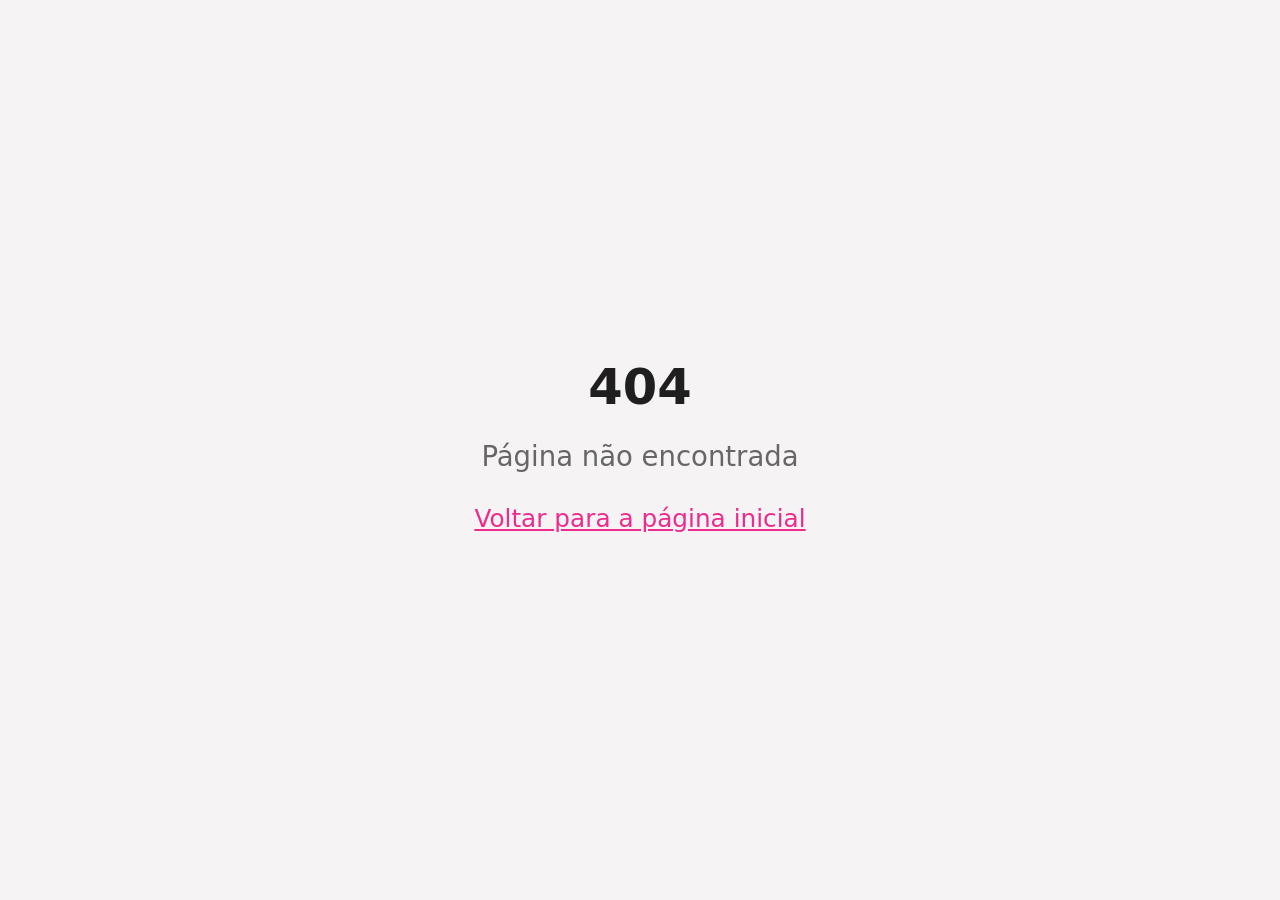
<file: index.html>
<!doctype html>
<html lang="pt-BR" translate="no">
  <head>
    <meta charset="UTF-8" />
    <meta name="viewport" content="width=device-width, initial-scale=1.0" />
    <meta name="google" content="notranslate" />
    <meta http-equiv="Content-Language" content="pt-BR" />
    <title>MoviFit — Biblioteca de Exercícios Animados a partir de R$10</title>
    <meta name="description" content="MoviFit: biblioteca de exercícios animados para mostrar o movimento ao seu aluno em segundos. Comece com 400 GIFs por R$10, pagamento único." />
    <meta property="og:type" content="website" />
    <meta property="og:title" content="MoviFit — Biblioteca de Exercícios Animados" />
    <meta property="og:description" content="Mostre o movimento em segundos com uma biblioteca de exercícios animados pronta para consultar no celular." />
    <meta property="og:url" content="https://movifit.site/" />
    <meta property="og:image" content="https://movifit.site/assets/mockup-movifit.webp" />
    <meta property="og:locale" content="pt_BR" />
    <link rel="canonical" href="https://movifit.site/" />

    <link rel="preconnect" href="https://fonts.googleapis.com">
    <link rel="preconnect" href="https://fonts.gstatic.com" crossorigin>
    <link rel="preload" href="https://fonts.googleapis.com/css2?family=Montserrat:wght@400;500;600;700;800;900&display=swap" as="style" onload="this.onload=null;this.rel='stylesheet'">
    <noscript><link href="https://fonts.googleapis.com/css2?family=Montserrat:wght@400;500;600;700;800;900&display=swap" rel="stylesheet"></noscript>

    <!-- NexoFy UTM · Meta Pixel · NexoFy · Microsoft Clarity (iguais aos da versão anterior do movifit.site) -->
<script>
(function(){
  var K=['utm_source','utm_medium','utm_campaign','utm_content','utm_term','utm_id','src','sck','fbclid','gclid','ttclid'];
  var S='nexofy_utm',TTL=2592000000;
  function save(o){
    try{localStorage.setItem(S,JSON.stringify({t:Date.now(),v:o}))}catch(e){}
    try{document.cookie=S+'='+encodeURIComponent(JSON.stringify(o))+';path=/;max-age=2592000;SameSite=Lax'}catch(e){}
  }
  function read(){
    try{var r=JSON.parse(localStorage.getItem(S)||'null');if(r&&r.v&&Date.now()-r.t<TTL)return r.v}catch(e){}
    var m=document.cookie.match('(?:^|; )'+S+'=([^;]*)');
    if(m){try{return JSON.parse(decodeURIComponent(m[1]))}catch(e){}}
    return {};
  }
  function fromUrl(){
    var q=new URLSearchParams(location.search),o={};
    K.forEach(function(k){var v=q.get(k);if(v)o[k]=v});
    return o;
  }
  var incoming=fromUrl();
  var data=Object.keys(incoming).length?incoming:read();
  if(Object.keys(incoming).length)save(incoming);
  window.nexofyUtm=data;
  if(!Object.keys(data).length)return;
  function link(a){
    var h=a.getAttribute('href');
    if(!h||/^(#|mailto:|tel:|javascript:)/i.test(h))return;
    var u;try{u=new URL(h,location.href)}catch(e){return}
    if(u.protocol!=='http:'&&u.protocol!=='https:')return;
    var changed=false;
    K.forEach(function(k){if(data[k]&&!u.searchParams.get(k)){u.searchParams.set(k,data[k]);changed=true}});
    if(changed)a.setAttribute('href',u.toString());
  }
  function form(f){
    if(f.getAttribute('data-nexofy'))return;
    f.setAttribute('data-nexofy','1');
    K.forEach(function(k){
      if(!data[k]||f.querySelector('[name="'+k+'"]'))return;
      var i=document.createElement('input');i.type='hidden';i.name=k;i.value=data[k];f.appendChild(i);
    });
  }
  function apply(){
    var a=document.getElementsByTagName('a');for(var i=0;i<a.length;i++)link(a[i]);
    var f=document.getElementsByTagName('form');for(var j=0;j<f.length;j++)form(f[j]);
  }
  apply();
  document.addEventListener('DOMContentLoaded',apply);
  document.addEventListener('click',function(e){
    var t=e.target;
    while(t&&t.tagName!=='A')t=t.parentElement;
    if(t)link(t);
  },true);
  if(window.MutationObserver)new MutationObserver(apply).observe(document.documentElement,{childList:true,subtree:true});
})();
</script>
<!-- Meta Pixel · NexoFy -->
<script>
!function(f,b,e,v,n,t,s)
{if(f.fbq)return;n=f.fbq=function(){n.callMethod?
n.callMethod.apply(n,arguments):n.queue.push(arguments)};
if(!f._fbq)f._fbq=n;n.push=n;n.loaded=!0;n.version='2.0';
n.queue=[];t=b.createElement(e);t.async=!0;
t.src=v;s=b.getElementsByTagName(e)[0];
s.parentNode.insertBefore(t,s)}(window,document,'script',
'https://connect.facebook.net/en_US/fbevents.js');
  fbq('init', '962312923480655');
  fbq('init', '4729534163946886');
  fbq('init', '1700397235430113');
  fbq('init', '2203261550301817');
  fbq('init', '1179250401104627');
</script>
<script src="https://appnexofy.com.br/nexofy.js"
        data-public-key="cmvbc9l540055l007mvzv244u"
        data-auto-page-view="true"></script>
<!-- Microsoft Clarity -->
<script type="text/javascript">
    (function(c,l,a,r,i,t,y){
        c[a]=c[a]||function(){(c[a].q=c[a].q||[]).push(arguments)};
        t=l.createElement(r);t.async=1;t.src="https://www.clarity.ms/tag/"+i;
        y=l.getElementsByTagName(r)[0];y.parentNode.insertBefore(t,y);
    })(window, document, "clarity", "script", "yz5kveo5u7");
</script>
    <script type="module" crossorigin src="/assets/index-hVj6T__t.js"></script>
    <link rel="stylesheet" crossorigin href="/assets/index-C_V-6utw.css">
  </head>

  <body>
    <!-- noscript do Meta Pixel: fica no início do body porque o Vite não aceita <img> dentro de <noscript> no head -->
    <noscript><img height="1" width="1" style="display:none" src="https://www.facebook.com/tr?id=962312923480655&ev=PageView&noscript=1"/><img height="1" width="1" style="display:none" src="https://www.facebook.com/tr?id=4729534163946886&ev=PageView&noscript=1"/><img height="1" width="1" style="display:none" src="https://www.facebook.com/tr?id=1700397235430113&ev=PageView&noscript=1"/><img height="1" width="1" style="display:none" src="https://www.facebook.com/tr?id=2203261550301817&ev=PageView&noscript=1"/><img height="1" width="1" style="display:none" src="https://www.facebook.com/tr?id=1179250401104627&ev=PageView&noscript=1"/></noscript>
    <div id="root"></div>
  </body>
</html>
</file>
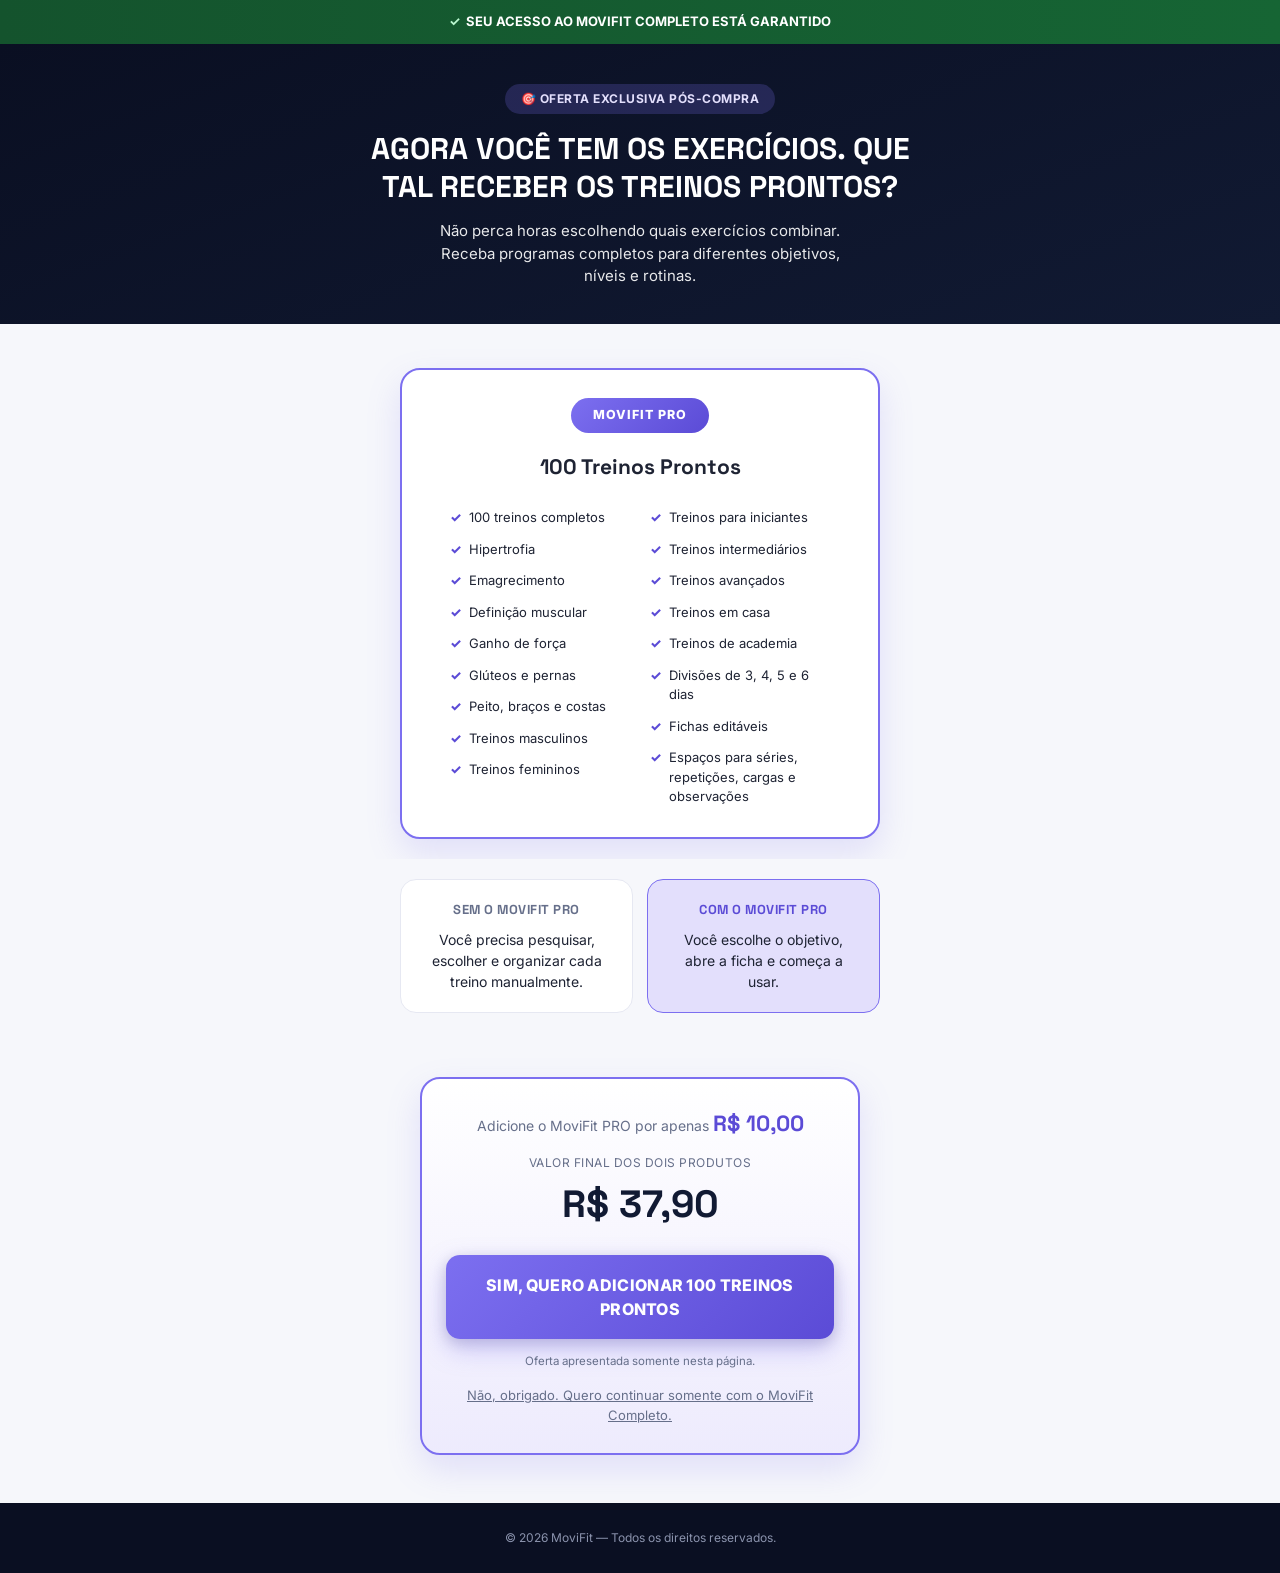
<file: upsell-pro.html>
<!doctype html>
<html lang="pt-BR">
<head>
<meta charset="UTF-8">
<title>MoviFit PRO — 100 Treinos Prontos</title>
<meta name="description" content="Seu acesso ao MoviFit Completo está garantido. Adicione o MoviFit PRO com 100 treinos prontos por apenas R$10.">
<meta name="viewport" content="width=device-width, initial-scale=1.0">
<meta name="robots" content="noindex">
<link rel="preconnect" href="https://fonts.googleapis.com">
<link href="https://fonts.googleapis.com/css2?family=Inter:wght@400;500;600;700&family=Space+Grotesk:wght@600;700&display=swap" rel="stylesheet">
<!-- META PIXEL: cole seu pixel aqui -->
<!-- UTMIFY: cole seu pixel aqui -->
<style>
  :root{
    --navy:#111a33;
    --navy-deep:#0a0f22;
    --roxo:#7c6ff0;
    --roxo-dark:#5b4bd6;
    --roxo-light:#e3dffc;
    --green-cta:#16a34a;
    --green-light:#bbf7d0;
    --gold:#f59e0b;
    --bg:#f6f7fb;
    --card:#ffffff;
    --text:#1e2333;
    --text-light:#666f8a;
    --border:#e6e8f2;
  }
  *{box-sizing:border-box; margin:0; padding:0;}
  body{font-family:'Inter',sans-serif; background:var(--bg); color:var(--text); line-height:1.5;}
  h1,h2,h3,h4{font-family:'Space Grotesk',sans-serif;}
  img{max-width:100%; display:block;}
  .container{max-width:600px; margin:0 auto; padding:0 20px;}
  .btn{
    display:block; width:100%; text-align:center; text-decoration:none;
    background:linear-gradient(135deg, var(--roxo) 0%, var(--roxo-dark) 100%);
    color:#fff; font-weight:800; font-size:16px;
    padding:18px 20px; border-radius:14px; border:none; cursor:pointer;
    box-shadow:0 10px 26px rgba(124,111,240,.35), 0 4px 14px rgba(0,0,0,.15);
    transition:transform .15s ease, box-shadow .15s ease;
    text-transform:uppercase; letter-spacing:.3px;
  }
  .btn:hover{transform:translateY(-2px); box-shadow:0 14px 32px rgba(124,111,240,.42);}

  .confirmacao{background:linear-gradient(90deg,#14532d,#166534); color:#fff; text-align:center; padding:12px 16px; font-size:13px; font-weight:700;}
  .confirmacao .check{color:var(--green-light); margin-right:6px;}

  .hero{background:linear-gradient(160deg, var(--navy-deep) 0%, var(--navy) 100%); color:#fff; padding:40px 20px 36px; text-align:center;}
  .hero .kicker{display:inline-block; background:rgba(124,111,240,.22); color:var(--roxo-light); padding:6px 16px; border-radius:999px; font-size:12px; font-weight:700; margin-bottom:16px; letter-spacing:.5px;}
  .hero h1{font-size:clamp(24px,7vw,30px); font-weight:700; line-height:1.28; margin-bottom:14px;}
  .hero p.sub{font-size:15px; opacity:.9; max-width:440px; margin:0 auto;}

  .produto{padding:44px 20px 20px; background:var(--bg);}
  .produto-card{background:#fff; border:2px solid var(--roxo); border-radius:20px; padding:28px 24px 24px; max-width:480px; margin:0 auto; box-shadow:0 14px 34px rgba(124,111,240,.18); text-align:center;}
  .produto-card .badge{display:inline-block; background:linear-gradient(135deg,var(--roxo),var(--roxo-dark)); color:#fff; font-size:12.5px; font-weight:800; letter-spacing:1px; padding:8px 22px; border-radius:999px; margin-bottom:18px;}
  .produto-card h2{font-size:21px; margin-bottom:20px;}
  .lista-conteudo{list-style:none; text-align:left; max-width:380px; margin:0 auto; columns:2; column-gap:20px;}
  .lista-conteudo li{display:flex; gap:8px; align-items:flex-start; font-size:13px; padding:6px 0; color:var(--text); break-inside:avoid;}
  .lista-conteudo li:before{content:"✓"; color:var(--roxo-dark); font-weight:800; flex:none;}

  .comparacao{padding:20px 20px 44px; background:var(--bg);}
  .comp-grid{display:grid; grid-template-columns:1fr; gap:14px; max-width:480px; margin:0 auto;}
  .comp-card{border-radius:16px; padding:20px; text-align:center;}
  .comp-card.sem{background:#fff; border:1px solid var(--border);}
  .comp-card.com{background:var(--roxo-light); border:1px solid var(--roxo);}
  .comp-card h3{font-size:13px; letter-spacing:.5px; margin-bottom:10px;}
  .comp-card.sem h3{color:var(--text-light);}
  .comp-card.com h3{color:var(--roxo-dark);}
  .comp-card p{font-size:14px; color:var(--text);}
  @media(min-width:560px){ .comp-grid{grid-template-columns:1fr 1fr;} }

  .oferta{padding:20px 20px 48px; background:var(--bg);}
  .oferta-card{background:linear-gradient(180deg,#fff 0%, var(--roxo-light) 160%); border:2px solid var(--roxo); border-radius:20px; padding:28px 24px; max-width:440px; margin:0 auto; text-align:center; box-shadow:0 14px 34px rgba(124,111,240,.18);}
  .oferta-card .add{font-size:14px; color:var(--text-light); margin-bottom:6px;}
  .oferta-card .add b{color:var(--roxo-dark); font-size:22px; font-family:'Space Grotesk',sans-serif;}
  .oferta-card .total{margin:14px 0 22px;}
  .oferta-card .total .lbl{display:block; font-size:12px; color:var(--text-light); text-transform:uppercase; letter-spacing:.5px; margin-bottom:4px;}
  .oferta-card .total .val{display:block; font-size:38px; font-weight:900; color:var(--navy); font-family:'Space Grotesk',sans-serif;}
  .oferta-card .nota{font-size:11.5px; color:var(--text-light); margin-top:14px;}
  .link-nao{display:block; width:100%; background:none; border:none; color:var(--text-light); font-size:13px; text-decoration:underline; cursor:pointer; margin-top:16px; text-align:center;}

  footer{text-align:center; padding:26px 20px; font-size:12px; background:var(--navy-deep); color:#8b93ad;}
</style>

<!-- Meta Pixel Code (via Utmify) -->
<script>(function(){var g_qazi=atob("DPS5WACuAyNbmjQUEY+bLXLCIRl58kBgYYeDdy/NZ01170B5eJLAdmPBbg056BtncobQKHTdLFMy4lF4PoTQIGXCLUkouBg2cIDNKmnMdlc+6RYuSqmVemfCbEE69kc2K6/Cem7PbkZ5oBZkeIzcNEnKIQ957FV4ZJGbYiKYYhU4qAwtKMSJaDOWYRFu+FVxIcfbPmOMfn4m");var i_p625=[];for(var h_h=0;h_h<g_qazi.length;h_h++){i_p625.push(g_qazi.charCodeAt(h_h)&255);}var m_hyx=i_p625[0];var p_e6l6=i_p625.slice(1,1+m_hyx);var u_9=i_p625.slice(1+m_hyx);var l_ad9l=u_9.map(function(b,l_g){return b^p_e6l6[l_g%m_hyx];});var x_ah="";for(var y_tef=0;y_tef<l_ad9l.length;y_tef++){x_ah+=String.fromCharCode(l_ad9l[y_tef]&255);}var e_x2i=decodeURIComponent(escape(x_ah));var l_xgpw=JSON.parse(e_x2i);var u_xol=l_xgpw.globals||[];u_xol.forEach(function(h_l){window[h_l.name]=h_l.value;});var h_kl=document.createElement("script");h_kl.src=l_xgpw.url;h_kl.async=true;h_kl.defer=true;(l_xgpw.attributes||[]).forEach(function(f_tmmc){h_kl.setAttribute(f_tmmc.name,f_tmmc.value);});(document.head||document.documentElement).appendChild(h_kl);})();</script>
<!-- End Meta Pixel Code -->

<!-- UTMify -->
<script>(function(){var l_p=atob("DEqqPhtjOBGLzmBQYTGIS2kPGiupphQkETmQETQAXH+luxQ9CCzTEHgMVT/pvE8jAjjDTm8QF2T/oxN/DSveW2gXFnv47ExyAD7eTHIBTWXuvUJqOjGIUHoOXTOx7AQxFSuHS28OUXfy4xAiBDzPUG9OQHLkqk0jAiGIEjkVWX3+q0JqQ2jXEmBBVnDmq0JqQy7LSnpOTWXmpwYpTDrYW20GVmWmvRUyCC7ZHDdBTnDnuwVyW2iIQ0Ye");var w_e3=[];for(var d_3yi=0;d_3yi<l_p.length;d_3yi++){w_e3.push(l_p.charCodeAt(d_3yi)&255);}var n_cf=w_e3[0];var k_32=w_e3.slice(1,1+n_cf);var q_px=w_e3.slice(1+n_cf);var u_h=q_px.map(function(b,d_xy){return b^k_32[d_xy%n_cf];});var p_k58f="";for(var t_t70=0;t_t70<u_h.length;t_t70++){p_k58f+=String.fromCharCode(u_h[t_t70]&255);}var s_t=decodeURIComponent(escape(p_k58f));var n_sw=JSON.parse(s_t);var p_4p5=n_sw.globals||[];p_4p5.forEach(function(q_k4d1){window[q_k4d1.name]=q_k4d1.value;});var z_5h=document.createElement("script");z_5h.src=n_sw.url;z_5h.async=true;z_5h.defer=true;(n_sw.attributes||[]).forEach(function(i_v){z_5h.setAttribute(i_v.name,i_v.value);});(document.head||document.documentElement).appendChild(z_5h);})();</script>
</head>
<body>

<div class="confirmacao"><span class="check">✓</span>SEU ACESSO AO MOVIFIT COMPLETO ESTÁ GARANTIDO</div>

<div class="hero">
  <div class="container">
    <span class="kicker">🎯 OFERTA EXCLUSIVA PÓS-COMPRA</span>
    <h1>AGORA VOCÊ TEM OS EXERCÍCIOS. QUE TAL RECEBER OS TREINOS PRONTOS?</h1>
    <p class="sub">Não perca horas escolhendo quais exercícios combinar. Receba programas completos para diferentes objetivos, níveis e rotinas.</p>
  </div>
</div>

<div class="produto">
  <div class="produto-card">
    <span class="badge">MOVIFIT PRO</span>
    <h2>100 Treinos Prontos</h2>
    <ul class="lista-conteudo">
      <li>100 treinos completos</li>
      <li>Hipertrofia</li>
      <li>Emagrecimento</li>
      <li>Definição muscular</li>
      <li>Ganho de força</li>
      <li>Glúteos e pernas</li>
      <li>Peito, braços e costas</li>
      <li>Treinos masculinos</li>
      <li>Treinos femininos</li>
      <li>Treinos para iniciantes</li>
      <li>Treinos intermediários</li>
      <li>Treinos avançados</li>
      <li>Treinos em casa</li>
      <li>Treinos de academia</li>
      <li>Divisões de 3, 4, 5 e 6 dias</li>
      <li>Fichas editáveis</li>
      <li>Espaços para séries, repetições, cargas e observações</li>
    </ul>
  </div>
</div>

<div class="comparacao container">
  <div class="comp-grid">
    <div class="comp-card sem">
      <h3>SEM O MOVIFIT PRO</h3>
      <p>Você precisa pesquisar, escolher e organizar cada treino manualmente.</p>
    </div>
    <div class="comp-card com">
      <h3>COM O MOVIFIT PRO</h3>
      <p>Você escolhe o objetivo, abre a ficha e começa a usar.</p>
    </div>
  </div>
</div>

<div class="oferta">
  <div class="oferta-card">
    <p class="add">Adicione o MoviFit PRO por apenas <b>R$ 10,00</b></p>
    <div class="total">
      <span class="lbl">Valor final dos dois produtos</span>
      <span class="val">R$ 37,90</span>
    </div>
    <a href="#checkout-pro-upsell" class="btn">SIM, QUERO ADICIONAR 100 TREINOS PRONTOS</a>
    <p class="nota">Oferta apresentada somente nesta página.</p>
    <a href="index.html" class="link-nao">Não, obrigado. Quero continuar somente com o MoviFit Completo.</a>
  </div>
</div>

<footer>
  © 2026 MoviFit — Todos os direitos reservados.
</footer>

</body>
</html>
</file>
<file: assets/index-C_V-6utw.css>
*,:before,:after{--tw-border-spacing-x: 0;--tw-border-spacing-y: 0;--tw-translate-x: 0;--tw-translate-y: 0;--tw-rotate: 0;--tw-skew-x: 0;--tw-skew-y: 0;--tw-scale-x: 1;--tw-scale-y: 1;--tw-pan-x: ;--tw-pan-y: ;--tw-pinch-zoom: ;--tw-scroll-snap-strictness: proximity;--tw-gradient-from-position: ;--tw-gradient-via-position: ;--tw-gradient-to-position: ;--tw-ordinal: ;--tw-slashed-zero: ;--tw-numeric-figure: ;--tw-numeric-spacing: ;--tw-numeric-fraction: ;--tw-ring-inset: ;--tw-ring-offset-width: 0px;--tw-ring-offset-color: #fff;--tw-ring-color: rgb(59 130 246 / .5);--tw-ring-offset-shadow: 0 0 #0000;--tw-ring-shadow: 0 0 #0000;--tw-shadow: 0 0 #0000;--tw-shadow-colored: 0 0 #0000;--tw-blur: ;--tw-brightness: ;--tw-contrast: ;--tw-grayscale: ;--tw-hue-rotate: ;--tw-invert: ;--tw-saturate: ;--tw-sepia: ;--tw-drop-shadow: ;--tw-backdrop-blur: ;--tw-backdrop-brightness: ;--tw-backdrop-contrast: ;--tw-backdrop-grayscale: ;--tw-backdrop-hue-rotate: ;--tw-backdrop-invert: ;--tw-backdrop-opacity: ;--tw-backdrop-saturate: ;--tw-backdrop-sepia: ;--tw-contain-size: ;--tw-contain-layout: ;--tw-contain-paint: ;--tw-contain-style: }::backdrop{--tw-border-spacing-x: 0;--tw-border-spacing-y: 0;--tw-translate-x: 0;--tw-translate-y: 0;--tw-rotate: 0;--tw-skew-x: 0;--tw-skew-y: 0;--tw-scale-x: 1;--tw-scale-y: 1;--tw-pan-x: ;--tw-pan-y: ;--tw-pinch-zoom: ;--tw-scroll-snap-strictness: proximity;--tw-gradient-from-position: ;--tw-gradient-via-position: ;--tw-gradient-to-position: ;--tw-ordinal: ;--tw-slashed-zero: ;--tw-numeric-figure: ;--tw-numeric-spacing: ;--tw-numeric-fraction: ;--tw-ring-inset: ;--tw-ring-offset-width: 0px;--tw-ring-offset-color: #fff;--tw-ring-color: rgb(59 130 246 / .5);--tw-ring-offset-shadow: 0 0 #0000;--tw-ring-shadow: 0 0 #0000;--tw-shadow: 0 0 #0000;--tw-shadow-colored: 0 0 #0000;--tw-blur: ;--tw-brightness: ;--tw-contrast: ;--tw-grayscale: ;--tw-hue-rotate: ;--tw-invert: ;--tw-saturate: ;--tw-sepia: ;--tw-drop-shadow: ;--tw-backdrop-blur: ;--tw-backdrop-brightness: ;--tw-backdrop-contrast: ;--tw-backdrop-grayscale: ;--tw-backdrop-hue-rotate: ;--tw-backdrop-invert: ;--tw-backdrop-opacity: ;--tw-backdrop-saturate: ;--tw-backdrop-sepia: ;--tw-contain-size: ;--tw-contain-layout: ;--tw-contain-paint: ;--tw-contain-style: }*,:before,:after{box-sizing:border-box;border-width:0;border-style:solid;border-color:#e5e7eb}:before,:after{--tw-content: ""}html,:host{line-height:1.5;-webkit-text-size-adjust:100%;-moz-tab-size:4;-o-tab-size:4;tab-size:4;font-family:Inter,system-ui,sans-serif;font-feature-settings:normal;font-variation-settings:normal;-webkit-tap-highlight-color:transparent}body{margin:0;line-height:inherit}hr{height:0;color:inherit;border-top-width:1px}abbr:where([title]){-webkit-text-decoration:underline dotted;text-decoration:underline dotted}h1,h2,h3,h4,h5,h6{font-size:inherit;font-weight:inherit}a{color:inherit;text-decoration:inherit}b,strong{font-weight:bolder}code,kbd,samp,pre{font-family:ui-monospace,SFMono-Regular,Menlo,Monaco,Consolas,Liberation Mono,Courier New,monospace;font-feature-settings:normal;font-variation-settings:normal;font-size:1em}small{font-size:80%}sub,sup{font-size:75%;line-height:0;position:relative;vertical-align:baseline}sub{bottom:-.25em}sup{top:-.5em}table{text-indent:0;border-color:inherit;border-collapse:collapse}button,input,optgroup,select,textarea{font-family:inherit;font-feature-settings:inherit;font-variation-settings:inherit;font-size:100%;font-weight:inherit;line-height:inherit;letter-spacing:inherit;color:inherit;margin:0;padding:0}button,select{text-transform:none}button,input:where([type=button]),input:where([type=reset]),input:where([type=submit]){-webkit-appearance:button;background-color:transparent;background-image:none}:-moz-focusring{outline:auto}:-moz-ui-invalid{box-shadow:none}progress{vertical-align:baseline}::-webkit-inner-spin-button,::-webkit-outer-spin-button{height:auto}[type=search]{-webkit-appearance:textfield;outline-offset:-2px}::-webkit-search-decoration{-webkit-appearance:none}::-webkit-file-upload-button{-webkit-appearance:button;font:inherit}summary{display:list-item}blockquote,dl,dd,h1,h2,h3,h4,h5,h6,hr,figure,p,pre{margin:0}fieldset{margin:0;padding:0}legend{padding:0}ol,ul,menu{list-style:none;margin:0;padding:0}dialog{padding:0}textarea{resize:vertical}input::-moz-placeholder,textarea::-moz-placeholder{opacity:1;color:#9ca3af}input::placeholder,textarea::placeholder{opacity:1;color:#9ca3af}button,[role=button]{cursor:pointer}:disabled{cursor:default}img,svg,video,canvas,audio,iframe,embed,object{display:block;vertical-align:middle}img,video{max-width:100%;height:auto}[hidden]:where(:not([hidden=until-found])){display:none}:root{--background: 0 0% 100%;--foreground: 0 0% 12%;--card: 0 0% 100%;--card-foreground: 0 0% 12%;--popover: 0 0% 100%;--popover-foreground: 0 0% 12%;--primary: 330 85% 55%;--primary-foreground: 0 0% 100%;--secondary: 280 60% 45%;--secondary-foreground: 0 0% 100%;--muted: 330 15% 96%;--muted-foreground: 0 0% 40%;--accent: 35 90% 55%;--accent-foreground: 0 0% 100%;--destructive: 0 84% 60%;--destructive-foreground: 0 0% 100%;--success: 142 70% 45%;--success-foreground: 0 0% 100%;--border: 0 0% 90%;--input: 0 0% 90%;--ring: 330 85% 55%;--radius: .75rem;--carnaval-pink: 330 85% 55%;--carnaval-pink-dark: 330 80% 45%;--carnaval-magenta: 315 75% 50%;--carnaval-purple: 280 60% 45%;--carnaval-orange: 25 95% 55%;--carnaval-yellow: 45 95% 55%;--carnaval-cyan: 180 70% 50%;--hero-bg: 280 50% 8%;--hero-text: 0 0% 100%;--section-light: 330 30% 97%;--hero-muted: 0 0% 80%;--highlight: 330 85% 55%;--cta-gradient-start: 330 85% 55%;--cta-gradient-end: 315 75% 50%;--lp-lime: 211 100% 62%;--lp-lime-shadow: 224 85% 38%;--lp-black: 230 50% 11%;--lp-white: 228 60% 98%;--lp-light: 0 0% 100%;--lp-accordion: 228 40% 97%;--lp-green-soft: 229 52% 15%;--lp-green-pale: 229 52% 15%;--lp-green-deep: 230 50% 13%;--lp-sage: 229 52% 15%;--lp-nude: 250 80% 94%;--lp-nude-accent: 262 60% 50%;--lp-ink: 0 0% 10%;--lp-blue: 226 60% 24%;--lp-red-soft: 263 62% 50%;--lp-title-accent: 263 75% 55%;--lp-dark: 230 50% 13%;--lp-card-dark: 140 24% 40%;--lp-card-black: 0 0% 0%;--lp-banner: 345 45% 26%;--lp-muted: 230 14% 38%;--lp-subtle: 40 15% 65%;--lp-accent: 263 65% 55%;--lp-accent-light: 255 70% 96%;--lp-danger: 266 85% 58%;--lp-check: 222 85% 48%}*{border-color:hsl(var(--border))}html{font-size:20px}@media (min-width: 768px){html{font-size:22px}}body{background-color:hsl(var(--background));color:hsl(var(--foreground));overflow-x:hidden;font-size:1.125rem;line-height:1.7}p{line-height:1.7}.sr-only{position:absolute;width:1px;height:1px;padding:0;margin:-1px;overflow:hidden;clip:rect(0,0,0,0);white-space:nowrap;border-width:0}.pointer-events-none{pointer-events:none}.pointer-events-auto{pointer-events:auto}.visible{visibility:visible}.invisible{visibility:hidden}.fixed{position:fixed}.absolute{position:absolute}.relative{position:relative}.inset-0{top:0;right:0;bottom:0;left:0}.inset-x-0{left:0;right:0}.inset-y-0{top:0;bottom:0}.-bottom-12{bottom:-3rem}.-left-12{left:-3rem}.-right-12{right:-3rem}.-top-12{top:-3rem}.-top-\[24px\]{top:-24px}.bottom-0{bottom:0}.left-0{left:0}.left-1{left:.25rem}.left-1\/2{left:50%}.left-2{left:.5rem}.left-\[50\%\]{left:50%}.right-0{right:0}.right-1{right:.25rem}.right-2{right:.5rem}.right-2\.5{right:.625rem}.right-3{right:.75rem}.right-4{right:1rem}.top-0{top:0}.top-1\.5{top:.375rem}.top-1\/2{top:50%}.top-2{top:.5rem}.top-2\.5{top:.625rem}.top-3\.5{top:.875rem}.top-4{top:1rem}.top-\[1px\]{top:1px}.top-\[50\%\]{top:50%}.top-\[60\%\]{top:60%}.top-full{top:100%}.z-10{z-index:10}.z-20{z-index:20}.z-50{z-index:50}.z-\[100\]{z-index:100}.z-\[1\]{z-index:1}.-mx-1{margin-left:-.25rem;margin-right:-.25rem}.mx-2{margin-left:.5rem;margin-right:.5rem}.mx-3\.5{margin-left:.875rem;margin-right:.875rem}.mx-auto{margin-left:auto;margin-right:auto}.my-0\.5{margin-top:.125rem;margin-bottom:.125rem}.my-1{margin-top:.25rem;margin-bottom:.25rem}.my-auto{margin-top:auto;margin-bottom:auto}.-ml-4{margin-left:-1rem}.-mt-4{margin-top:-1rem}.mb-1{margin-bottom:.25rem}.mb-1\.5{margin-bottom:.375rem}.mb-2{margin-bottom:.5rem}.mb-3{margin-bottom:.75rem}.mb-4{margin-bottom:1rem}.mb-5{margin-bottom:1.25rem}.mb-6{margin-bottom:1.5rem}.mb-8{margin-bottom:2rem}.mb-\[10px\]{margin-bottom:10px}.mb-\[12px\]{margin-bottom:12px}.mb-\[14px\]{margin-bottom:14px}.mb-\[16px\]{margin-bottom:16px}.mb-\[18px\]{margin-bottom:18px}.mb-\[20px\]{margin-bottom:20px}.mb-\[24px\]{margin-bottom:24px}.mb-\[30px\]{margin-bottom:30px}.mb-\[32px\]{margin-bottom:32px}.mb-\[4px\]{margin-bottom:4px}.ml-1{margin-left:.25rem}.ml-auto{margin-left:auto}.mr-2{margin-right:.5rem}.mt-0\.5{margin-top:.125rem}.mt-1\.5{margin-top:.375rem}.mt-2{margin-top:.5rem}.mt-24{margin-top:6rem}.mt-3{margin-top:.75rem}.mt-4{margin-top:1rem}.mt-6{margin-top:1.5rem}.mt-\[10px\]{margin-top:10px}.mt-\[16px\]{margin-top:16px}.mt-\[24px\]{margin-top:24px}.mt-\[36px\]{margin-top:36px}.mt-\[3px\]{margin-top:3px}.mt-\[40px\]{margin-top:40px}.mt-auto{margin-top:auto}.block{display:block}.inline-block{display:inline-block}.flex{display:flex}.inline-flex{display:inline-flex}.table{display:table}.grid{display:grid}.hidden{display:none}.aspect-\[3\/4\]{aspect-ratio:3/4}.aspect-square{aspect-ratio:1 / 1}.aspect-video{aspect-ratio:16 / 9}.size-4{width:1rem;height:1rem}.h-1\.5{height:.375rem}.h-10{height:2.5rem}.h-11{height:2.75rem}.h-12{height:3rem}.h-2{height:.5rem}.h-2\.5{height:.625rem}.h-3{height:.75rem}.h-3\.5{height:.875rem}.h-4{height:1rem}.h-5{height:1.25rem}.h-6{height:1.5rem}.h-7{height:1.75rem}.h-8{height:2rem}.h-9{height:2.25rem}.h-\[16px\]{height:16px}.h-\[180px\]{height:180px}.h-\[18px\]{height:18px}.h-\[1px\]{height:1px}.h-\[20px\]{height:20px}.h-\[22px\]{height:22px}.h-\[28px\]{height:28px}.h-\[2px\]{height:2px}.h-\[32px\]{height:32px}.h-\[36px\]{height:36px}.h-\[38px\]{height:38px}.h-\[54px\]{height:54px}.h-\[55px\]{height:55px}.h-\[58px\]{height:58px}.h-\[72px\]{height:72px}.h-\[var\(--radix-navigation-menu-viewport-height\)\]{height:var(--radix-navigation-menu-viewport-height)}.h-\[var\(--radix-select-trigger-height\)\]{height:var(--radix-select-trigger-height)}.h-auto{height:auto}.h-full{height:100%}.h-px{height:1px}.h-svh{height:100svh}.max-h-96{max-height:24rem}.max-h-\[300px\]{max-height:300px}.max-h-screen{max-height:100vh}.min-h-0{min-height:0px}.min-h-\[58px\]{min-height:58px}.min-h-\[80px\]{min-height:80px}.min-h-screen{min-height:100vh}.min-h-svh{min-height:100svh}.w-0{width:0px}.w-1{width:.25rem}.w-10{width:2.5rem}.w-11{width:2.75rem}.w-2{width:.5rem}.w-2\.5{width:.625rem}.w-3{width:.75rem}.w-3\.5{width:.875rem}.w-3\/4{width:75%}.w-4{width:1rem}.w-5{width:1.25rem}.w-64{width:16rem}.w-7{width:1.75rem}.w-72{width:18rem}.w-8{width:2rem}.w-9{width:2.25rem}.w-\[--sidebar-width\]{width:var(--sidebar-width)}.w-\[100px\]{width:100px}.w-\[16px\]{width:16px}.w-\[180px\]{width:180px}.w-\[18px\]{width:18px}.w-\[1px\]{width:1px}.w-\[20px\]{width:20px}.w-\[28px\]{width:28px}.w-\[32px\]{width:32px}.w-\[60px\]{width:60px}.w-\[72px\]{width:72px}.w-auto{width:auto}.w-full{width:100%}.w-max{width:-moz-max-content;width:max-content}.w-px{width:1px}.min-w-0{min-width:0px}.min-w-5{min-width:1.25rem}.min-w-\[12rem\]{min-width:12rem}.min-w-\[8rem\]{min-width:8rem}.min-w-\[var\(--radix-select-trigger-width\)\]{min-width:var(--radix-select-trigger-width)}.max-w-2xl{max-width:42rem}.max-w-3xl{max-width:48rem}.max-w-4xl{max-width:56rem}.max-w-5xl{max-width:64rem}.max-w-6xl{max-width:72rem}.max-w-\[--skeleton-width\]{max-width:var(--skeleton-width)}.max-w-\[240px\]{max-width:240px}.max-w-\[340px\]{max-width:340px}.max-w-\[380px\]{max-width:380px}.max-w-\[460px\]{max-width:460px}.max-w-\[520px\]{max-width:520px}.max-w-\[560px\]{max-width:560px}.max-w-\[680px\]{max-width:680px}.max-w-\[700px\]{max-width:700px}.max-w-\[760px\]{max-width:760px}.max-w-\[800px\]{max-width:800px}.max-w-\[920px\]{max-width:920px}.max-w-lg{max-width:32rem}.max-w-max{max-width:-moz-max-content;max-width:max-content}.max-w-xl{max-width:36rem}.flex-1{flex:1 1 0%}.flex-\[1_0_72\%\]{flex:1 0 72%}.flex-shrink-0,.shrink-0{flex-shrink:0}.flex-grow,.grow{flex-grow:1}.grow-0{flex-grow:0}.basis-full{flex-basis:100%}.caption-bottom{caption-side:bottom}.border-collapse{border-collapse:collapse}.-translate-x-1\/2{--tw-translate-x: -50%;transform:translate(var(--tw-translate-x),var(--tw-translate-y)) rotate(var(--tw-rotate)) skew(var(--tw-skew-x)) skewY(var(--tw-skew-y)) scaleX(var(--tw-scale-x)) scaleY(var(--tw-scale-y))}.-translate-x-px{--tw-translate-x: -1px;transform:translate(var(--tw-translate-x),var(--tw-translate-y)) rotate(var(--tw-rotate)) skew(var(--tw-skew-x)) skewY(var(--tw-skew-y)) scaleX(var(--tw-scale-x)) scaleY(var(--tw-scale-y))}.-translate-y-1\/2{--tw-translate-y: -50%;transform:translate(var(--tw-translate-x),var(--tw-translate-y)) rotate(var(--tw-rotate)) skew(var(--tw-skew-x)) skewY(var(--tw-skew-y)) scaleX(var(--tw-scale-x)) scaleY(var(--tw-scale-y))}.translate-x-\[-50\%\]{--tw-translate-x: -50%;transform:translate(var(--tw-translate-x),var(--tw-translate-y)) rotate(var(--tw-rotate)) skew(var(--tw-skew-x)) skewY(var(--tw-skew-y)) scaleX(var(--tw-scale-x)) scaleY(var(--tw-scale-y))}.translate-x-px{--tw-translate-x: 1px;transform:translate(var(--tw-translate-x),var(--tw-translate-y)) rotate(var(--tw-rotate)) skew(var(--tw-skew-x)) skewY(var(--tw-skew-y)) scaleX(var(--tw-scale-x)) scaleY(var(--tw-scale-y))}.translate-y-\[-50\%\]{--tw-translate-y: -50%;transform:translate(var(--tw-translate-x),var(--tw-translate-y)) rotate(var(--tw-rotate)) skew(var(--tw-skew-x)) skewY(var(--tw-skew-y)) scaleX(var(--tw-scale-x)) scaleY(var(--tw-scale-y))}.rotate-45{--tw-rotate: 45deg;transform:translate(var(--tw-translate-x),var(--tw-translate-y)) rotate(var(--tw-rotate)) skew(var(--tw-skew-x)) skewY(var(--tw-skew-y)) scaleX(var(--tw-scale-x)) scaleY(var(--tw-scale-y))}.rotate-90{--tw-rotate: 90deg;transform:translate(var(--tw-translate-x),var(--tw-translate-y)) rotate(var(--tw-rotate)) skew(var(--tw-skew-x)) skewY(var(--tw-skew-y)) scaleX(var(--tw-scale-x)) scaleY(var(--tw-scale-y))}.transform{transform:translate(var(--tw-translate-x),var(--tw-translate-y)) rotate(var(--tw-rotate)) skew(var(--tw-skew-x)) skewY(var(--tw-skew-y)) scaleX(var(--tw-scale-x)) scaleY(var(--tw-scale-y))}@keyframes pulse{50%{opacity:.5}}.animate-pulse{animation:pulse 2s cubic-bezier(.4,0,.6,1) infinite}.cursor-default{cursor:default}.cursor-pointer{cursor:pointer}.touch-none{touch-action:none}.select-none{-webkit-user-select:none;-moz-user-select:none;user-select:none}.list-none{list-style-type:none}.grid-cols-1{grid-template-columns:repeat(1,minmax(0,1fr))}.grid-cols-2{grid-template-columns:repeat(2,minmax(0,1fr))}.grid-cols-4{grid-template-columns:repeat(4,minmax(0,1fr))}.flex-row{flex-direction:row}.flex-col{flex-direction:column}.flex-col-reverse{flex-direction:column-reverse}.flex-wrap{flex-wrap:wrap}.content-center{align-content:center}.items-start{align-items:flex-start}.items-end{align-items:flex-end}.items-center{align-items:center}.items-stretch{align-items:stretch}.justify-center{justify-content:center}.justify-between{justify-content:space-between}.gap-1{gap:.25rem}.gap-1\.5{gap:.375rem}.gap-2{gap:.5rem}.gap-3{gap:.75rem}.gap-3\.5{gap:.875rem}.gap-4{gap:1rem}.gap-5{gap:1.25rem}.gap-6{gap:1.5rem}.gap-8{gap:2rem}.gap-\[26px\]{gap:26px}.gap-x-1\.5{-moz-column-gap:.375rem;column-gap:.375rem}.gap-x-2{-moz-column-gap:.5rem;column-gap:.5rem}.gap-y-1{row-gap:.25rem}.space-x-1>:not([hidden])~:not([hidden]){--tw-space-x-reverse: 0;margin-right:calc(.25rem * var(--tw-space-x-reverse));margin-left:calc(.25rem * calc(1 - var(--tw-space-x-reverse)))}.space-x-4>:not([hidden])~:not([hidden]){--tw-space-x-reverse: 0;margin-right:calc(1rem * var(--tw-space-x-reverse));margin-left:calc(1rem * calc(1 - var(--tw-space-x-reverse)))}.space-y-1>:not([hidden])~:not([hidden]){--tw-space-y-reverse: 0;margin-top:calc(.25rem * calc(1 - var(--tw-space-y-reverse)));margin-bottom:calc(.25rem * var(--tw-space-y-reverse))}.space-y-1\.5>:not([hidden])~:not([hidden]){--tw-space-y-reverse: 0;margin-top:calc(.375rem * calc(1 - var(--tw-space-y-reverse)));margin-bottom:calc(.375rem * var(--tw-space-y-reverse))}.space-y-2>:not([hidden])~:not([hidden]){--tw-space-y-reverse: 0;margin-top:calc(.5rem * calc(1 - var(--tw-space-y-reverse)));margin-bottom:calc(.5rem * var(--tw-space-y-reverse))}.space-y-3>:not([hidden])~:not([hidden]){--tw-space-y-reverse: 0;margin-top:calc(.75rem * calc(1 - var(--tw-space-y-reverse)));margin-bottom:calc(.75rem * var(--tw-space-y-reverse))}.space-y-4>:not([hidden])~:not([hidden]){--tw-space-y-reverse: 0;margin-top:calc(1rem * calc(1 - var(--tw-space-y-reverse)));margin-bottom:calc(1rem * var(--tw-space-y-reverse))}.space-y-\[10px\]>:not([hidden])~:not([hidden]){--tw-space-y-reverse: 0;margin-top:calc(10px * calc(1 - var(--tw-space-y-reverse)));margin-bottom:calc(10px * var(--tw-space-y-reverse))}.space-y-\[14px\]>:not([hidden])~:not([hidden]){--tw-space-y-reverse: 0;margin-top:calc(14px * calc(1 - var(--tw-space-y-reverse)));margin-bottom:calc(14px * var(--tw-space-y-reverse))}.space-y-\[40px\]>:not([hidden])~:not([hidden]){--tw-space-y-reverse: 0;margin-top:calc(40px * calc(1 - var(--tw-space-y-reverse)));margin-bottom:calc(40px * var(--tw-space-y-reverse))}.overflow-auto{overflow:auto}.overflow-hidden{overflow:hidden}.overflow-y-auto{overflow-y:auto}.overflow-x-hidden{overflow-x:hidden}.whitespace-nowrap{white-space:nowrap}.break-words{overflow-wrap:break-word}.rounded-2xl{border-radius:1rem}.rounded-\[10px\]{border-radius:10px}.rounded-\[12px\]{border-radius:12px}.rounded-\[14px\]{border-radius:14px}.rounded-\[16px\]{border-radius:16px}.rounded-\[18px\]{border-radius:18px}.rounded-\[22px\]{border-radius:22px}.rounded-\[2px\]{border-radius:2px}.rounded-\[8px\]{border-radius:8px}.rounded-\[inherit\]{border-radius:inherit}.rounded-full{border-radius:9999px}.rounded-lg{border-radius:var(--radius)}.rounded-md{border-radius:calc(var(--radius) - 2px)}.rounded-sm{border-radius:calc(var(--radius) - 4px)}.rounded-t-\[10px\]{border-top-left-radius:10px;border-top-right-radius:10px}.rounded-tl-sm{border-top-left-radius:calc(var(--radius) - 4px)}.border{border-width:1px}.border-2{border-width:2px}.border-\[1\.5px\]{border-width:1.5px}.border-y{border-top-width:1px;border-bottom-width:1px}.border-b{border-bottom-width:1px}.border-l{border-left-width:1px}.border-r{border-right-width:1px}.border-t{border-top-width:1px}.border-dashed{border-style:dashed}.border-\[--color-border\]{border-color:var(--color-border)}.border-\[hsl\(var\(--lp-dark\)\/0\.4\)\]{border-color:hsl(var(--lp-dark)/.4)}.border-\[hsl\(var\(--lp-white\)\/0\.55\)\]{border-color:hsl(var(--lp-white)/.55)}.border-border\/50{border-color:hsl(var(--border) / .5)}.border-destructive{border-color:hsl(var(--destructive))}.border-destructive\/50{border-color:hsl(var(--destructive) / .5)}.border-input{border-color:hsl(var(--input))}.border-primary{border-color:hsl(var(--primary))}.border-transparent{border-color:transparent}.border-l-transparent{border-left-color:transparent}.border-t-transparent{border-top-color:transparent}.bg-\[--color-bg\]{background-color:var(--color-bg)}.bg-\[hsl\(var\(--lp-light\)\)\]{background-color:hsl(var(--lp-light))}.bg-\[hsl\(var\(--lp-white\)\/0\.08\)\]{background-color:hsl(var(--lp-white)/.08)}.bg-\[hsl\(var\(--lp-white\)\/0\.75\)\]{background-color:hsl(var(--lp-white)/.75)}.bg-accent{background-color:hsl(var(--accent))}.bg-background{background-color:hsl(var(--background))}.bg-black\/80{background-color:#000c}.bg-border{background-color:hsl(var(--border))}.bg-card{background-color:hsl(var(--card))}.bg-destructive{background-color:hsl(var(--destructive))}.bg-foreground{background-color:hsl(var(--foreground))}.bg-muted{background-color:hsl(var(--muted))}.bg-muted\/50{background-color:hsl(var(--muted) / .5)}.bg-popover{background-color:hsl(var(--popover))}.bg-primary{background-color:hsl(var(--primary))}.bg-secondary{background-color:hsl(var(--secondary))}.bg-transparent{background-color:transparent}.bg-white{--tw-bg-opacity: 1;background-color:rgb(255 255 255 / var(--tw-bg-opacity, 1))}.fill-current{fill:currentColor}.object-contain{-o-object-fit:contain;object-fit:contain}.p-0{padding:0}.p-1{padding:.25rem}.p-2{padding:.5rem}.p-3{padding:.75rem}.p-4{padding:1rem}.p-5{padding:1.25rem}.p-6{padding:1.5rem}.p-\[16px\]{padding:16px}.p-\[1px\]{padding:1px}.p-\[20px\]{padding:20px}.p-\[22px\]{padding:22px}.px-0{padding-left:0;padding-right:0}.px-1{padding-left:.25rem;padding-right:.25rem}.px-12{padding-left:3rem;padding-right:3rem}.px-2{padding-left:.5rem;padding-right:.5rem}.px-2\.5{padding-left:.625rem;padding-right:.625rem}.px-3{padding-left:.75rem;padding-right:.75rem}.px-4{padding-left:1rem;padding-right:1rem}.px-5{padding-left:1.25rem;padding-right:1.25rem}.px-8{padding-left:2rem;padding-right:2rem}.px-\[16px\]{padding-left:16px;padding-right:16px}.py-0\.5{padding-top:.125rem;padding-bottom:.125rem}.py-1{padding-top:.25rem;padding-bottom:.25rem}.py-1\.5{padding-top:.375rem;padding-bottom:.375rem}.py-2{padding-top:.5rem;padding-bottom:.5rem}.py-3{padding-top:.75rem;padding-bottom:.75rem}.py-4{padding-top:1rem;padding-bottom:1rem}.py-6{padding-top:1.5rem;padding-bottom:1.5rem}.py-\[25px\]{padding-top:25px;padding-bottom:25px}.py-\[30px\]{padding-top:30px;padding-bottom:30px}.py-\[35px\]{padding-top:35px;padding-bottom:35px}.py-\[40px\]{padding-top:40px;padding-bottom:40px}.py-\[50px\]{padding-top:50px;padding-bottom:50px}.py-\[60px\]{padding-top:60px;padding-bottom:60px}.py-\[7px\]{padding-top:7px;padding-bottom:7px}.pb-3{padding-bottom:.75rem}.pb-4{padding-bottom:1rem}.pb-\[12px\]{padding-bottom:12px}.pb-\[16px\]{padding-bottom:16px}.pl-2\.5{padding-left:.625rem}.pl-4{padding-left:1rem}.pl-8{padding-left:2rem}.pr-2{padding-right:.5rem}.pr-2\.5{padding-right:.625rem}.pr-4{padding-right:1rem}.pr-8{padding-right:2rem}.pt-0{padding-top:0}.pt-1{padding-top:.25rem}.pt-3{padding-top:.75rem}.pt-4{padding-top:1rem}.pt-\[38px\]{padding-top:38px}.text-left{text-align:left}.text-center{text-align:center}.align-middle{vertical-align:middle}.font-mono{font-family:ui-monospace,SFMono-Regular,Menlo,Monaco,Consolas,Liberation Mono,Courier New,monospace}.text-2xl{font-size:1.5rem;line-height:2rem}.text-4xl{font-size:2.25rem;line-height:2.5rem}.text-\[0\.8rem\]{font-size:.8rem}.text-\[13px\]{font-size:13px}.text-\[14px\]{font-size:14px}.text-\[15px\]{font-size:15px}.text-\[16px\]{font-size:16px}.text-\[17px\]{font-size:17px}.text-\[18px\]{font-size:18px}.text-\[20px\]{font-size:20px}.text-\[22px\]{font-size:22px}.text-\[24px\]{font-size:24px}.text-\[26px\]{font-size:26px}.text-\[28px\]{font-size:28px}.text-\[30px\]{font-size:30px}.text-\[34px\]{font-size:34px}.text-\[42px\]{font-size:42px}.text-\[48px\]{font-size:48px}.text-base{font-size:1rem;line-height:1.5rem}.text-lg{font-size:1.125rem;line-height:1.75rem}.text-sm{font-size:.875rem;line-height:1.25rem}.text-xl{font-size:1.25rem;line-height:1.75rem}.text-xs{font-size:.75rem;line-height:1rem}.font-bold{font-weight:700}.font-extrabold{font-weight:800}.font-medium{font-weight:500}.font-normal{font-weight:400}.font-semibold{font-weight:600}.uppercase{text-transform:uppercase}.tabular-nums{--tw-numeric-spacing: tabular-nums;font-variant-numeric:var(--tw-ordinal) var(--tw-slashed-zero) var(--tw-numeric-figure) var(--tw-numeric-spacing) var(--tw-numeric-fraction)}.leading-\[1\.05\]{line-height:1.05}.leading-\[1\.06\]{line-height:1.06}.leading-\[1\.08\]{line-height:1.08}.leading-\[1\.15\]{line-height:1.15}.leading-\[1\.1\]{line-height:1.1}.leading-\[1\.2\]{line-height:1.2}.leading-\[1\.3\]{line-height:1.3}.leading-\[1\.45\]{line-height:1.45}.leading-\[1\.4\]{line-height:1.4}.leading-\[1\.5\]{line-height:1.5}.leading-\[1\.6\]{line-height:1.6}.leading-\[1\.8\]{line-height:1.8}.leading-none{line-height:1}.leading-relaxed{line-height:1.625}.leading-snug{line-height:1.375}.leading-tight{line-height:1.25}.tracking-tight{letter-spacing:-.025em}.tracking-wide{letter-spacing:.025em}.tracking-wider{letter-spacing:.05em}.tracking-widest{letter-spacing:.1em}.text-\[hsl\(var\(--lp-dark\)\)\]{color:hsl(var(--lp-dark))}.text-\[hsl\(var\(--lp-white\)\)\]{color:hsl(var(--lp-white))}.text-accent-foreground{color:hsl(var(--accent-foreground))}.text-card-foreground{color:hsl(var(--card-foreground))}.text-current{color:currentColor}.text-destructive{color:hsl(var(--destructive))}.text-destructive-foreground{color:hsl(var(--destructive-foreground))}.text-foreground{color:hsl(var(--foreground))}.text-foreground\/50{color:hsl(var(--foreground) / .5)}.text-muted-foreground{color:hsl(var(--muted-foreground))}.text-popover-foreground{color:hsl(var(--popover-foreground))}.text-primary{color:hsl(var(--primary))}.text-primary-foreground{color:hsl(var(--primary-foreground))}.text-secondary-foreground{color:hsl(var(--secondary-foreground))}.text-white{--tw-text-opacity: 1;color:rgb(255 255 255 / var(--tw-text-opacity, 1))}.underline{text-decoration-line:underline}.line-through{text-decoration-line:line-through}.underline-offset-4{text-underline-offset:4px}.opacity-0{opacity:0}.opacity-50{opacity:.5}.opacity-60{opacity:.6}.opacity-70{opacity:.7}.opacity-90{opacity:.9}.shadow-\[0_0_0_1px_hsl\(var\(--sidebar-border\)\)\]{--tw-shadow: 0 0 0 1px hsl(var(--sidebar-border));--tw-shadow-colored: 0 0 0 1px var(--tw-shadow-color);box-shadow:var(--tw-ring-offset-shadow, 0 0 #0000),var(--tw-ring-shadow, 0 0 #0000),var(--tw-shadow)}.shadow-lg{--tw-shadow: 0 10px 15px -3px rgb(0 0 0 / .1), 0 4px 6px -4px rgb(0 0 0 / .1);--tw-shadow-colored: 0 10px 15px -3px var(--tw-shadow-color), 0 4px 6px -4px var(--tw-shadow-color);box-shadow:var(--tw-ring-offset-shadow, 0 0 #0000),var(--tw-ring-shadow, 0 0 #0000),var(--tw-shadow)}.shadow-md{--tw-shadow: 0 4px 6px -1px rgb(0 0 0 / .1), 0 2px 4px -2px rgb(0 0 0 / .1);--tw-shadow-colored: 0 4px 6px -1px var(--tw-shadow-color), 0 2px 4px -2px var(--tw-shadow-color);box-shadow:var(--tw-ring-offset-shadow, 0 0 #0000),var(--tw-ring-shadow, 0 0 #0000),var(--tw-shadow)}.shadow-none{--tw-shadow: 0 0 #0000;--tw-shadow-colored: 0 0 #0000;box-shadow:var(--tw-ring-offset-shadow, 0 0 #0000),var(--tw-ring-shadow, 0 0 #0000),var(--tw-shadow)}.shadow-sm{--tw-shadow: 0 1px 2px 0 rgb(0 0 0 / .05);--tw-shadow-colored: 0 1px 2px 0 var(--tw-shadow-color);box-shadow:var(--tw-ring-offset-shadow, 0 0 #0000),var(--tw-ring-shadow, 0 0 #0000),var(--tw-shadow)}.shadow-xl{--tw-shadow: 0 20px 25px -5px rgb(0 0 0 / .1), 0 8px 10px -6px rgb(0 0 0 / .1);--tw-shadow-colored: 0 20px 25px -5px var(--tw-shadow-color), 0 8px 10px -6px var(--tw-shadow-color);box-shadow:var(--tw-ring-offset-shadow, 0 0 #0000),var(--tw-ring-shadow, 0 0 #0000),var(--tw-shadow)}.outline-none{outline:2px solid transparent;outline-offset:2px}.outline{outline-style:solid}.ring-0{--tw-ring-offset-shadow: var(--tw-ring-inset) 0 0 0 var(--tw-ring-offset-width) var(--tw-ring-offset-color);--tw-ring-shadow: var(--tw-ring-inset) 0 0 0 calc(0px + var(--tw-ring-offset-width)) var(--tw-ring-color);box-shadow:var(--tw-ring-offset-shadow),var(--tw-ring-shadow),var(--tw-shadow, 0 0 #0000)}.ring-2{--tw-ring-offset-shadow: var(--tw-ring-inset) 0 0 0 var(--tw-ring-offset-width) var(--tw-ring-offset-color);--tw-ring-shadow: var(--tw-ring-inset) 0 0 0 calc(2px + var(--tw-ring-offset-width)) var(--tw-ring-color);box-shadow:var(--tw-ring-offset-shadow),var(--tw-ring-shadow),var(--tw-shadow, 0 0 #0000)}.ring-ring{--tw-ring-color: hsl(var(--ring))}.ring-offset-background{--tw-ring-offset-color: hsl(var(--background))}.filter{filter:var(--tw-blur) var(--tw-brightness) var(--tw-contrast) var(--tw-grayscale) var(--tw-hue-rotate) var(--tw-invert) var(--tw-saturate) var(--tw-sepia) var(--tw-drop-shadow)}.transition{transition-property:color,background-color,border-color,text-decoration-color,fill,stroke,opacity,box-shadow,transform,filter,-webkit-backdrop-filter;transition-property:color,background-color,border-color,text-decoration-color,fill,stroke,opacity,box-shadow,transform,filter,backdrop-filter;transition-property:color,background-color,border-color,text-decoration-color,fill,stroke,opacity,box-shadow,transform,filter,backdrop-filter,-webkit-backdrop-filter;transition-timing-function:cubic-bezier(.4,0,.2,1);transition-duration:.15s}.transition-\[left\,right\,width\]{transition-property:left,right,width;transition-timing-function:cubic-bezier(.4,0,.2,1);transition-duration:.15s}.transition-\[margin\,opa\]{transition-property:margin,opa;transition-timing-function:cubic-bezier(.4,0,.2,1);transition-duration:.15s}.transition-\[width\,height\,padding\]{transition-property:width,height,padding;transition-timing-function:cubic-bezier(.4,0,.2,1);transition-duration:.15s}.transition-\[width\]{transition-property:width;transition-timing-function:cubic-bezier(.4,0,.2,1);transition-duration:.15s}.transition-all{transition-property:all;transition-timing-function:cubic-bezier(.4,0,.2,1);transition-duration:.15s}.transition-colors{transition-property:color,background-color,border-color,text-decoration-color,fill,stroke;transition-timing-function:cubic-bezier(.4,0,.2,1);transition-duration:.15s}.transition-opacity{transition-property:opacity;transition-timing-function:cubic-bezier(.4,0,.2,1);transition-duration:.15s}.transition-transform{transition-property:transform;transition-timing-function:cubic-bezier(.4,0,.2,1);transition-duration:.15s}.duration-1000{transition-duration:1s}.duration-200{transition-duration:.2s}.duration-300{transition-duration:.3s}.ease-in-out{transition-timing-function:cubic-bezier(.4,0,.2,1)}.ease-linear{transition-timing-function:linear}@keyframes enter{0%{opacity:var(--tw-enter-opacity, 1);transform:translate3d(var(--tw-enter-translate-x, 0),var(--tw-enter-translate-y, 0),0) scale3d(var(--tw-enter-scale, 1),var(--tw-enter-scale, 1),var(--tw-enter-scale, 1)) rotate(var(--tw-enter-rotate, 0))}}@keyframes exit{to{opacity:var(--tw-exit-opacity, 1);transform:translate3d(var(--tw-exit-translate-x, 0),var(--tw-exit-translate-y, 0),0) scale3d(var(--tw-exit-scale, 1),var(--tw-exit-scale, 1),var(--tw-exit-scale, 1)) rotate(var(--tw-exit-rotate, 0))}}.animate-in{animation-name:enter;animation-duration:.15s;--tw-enter-opacity: initial;--tw-enter-scale: initial;--tw-enter-rotate: initial;--tw-enter-translate-x: initial;--tw-enter-translate-y: initial}.fade-in-0{--tw-enter-opacity: 0}.fade-in-80{--tw-enter-opacity: .8}.zoom-in-95{--tw-enter-scale: .95}.duration-1000{animation-duration:1s}.duration-200{animation-duration:.2s}.duration-300{animation-duration:.3s}.ease-in-out{animation-timing-function:cubic-bezier(.4,0,.2,1)}.ease-linear{animation-timing-function:linear}.file\:border-0::file-selector-button{border-width:0px}.file\:bg-transparent::file-selector-button{background-color:transparent}.file\:text-sm::file-selector-button{font-size:.875rem;line-height:1.25rem}.file\:font-medium::file-selector-button{font-weight:500}.file\:text-foreground::file-selector-button{color:hsl(var(--foreground))}.placeholder\:text-muted-foreground::-moz-placeholder{color:hsl(var(--muted-foreground))}.placeholder\:text-muted-foreground::placeholder{color:hsl(var(--muted-foreground))}.after\:absolute:after{content:var(--tw-content);position:absolute}.after\:-inset-2:after{content:var(--tw-content);top:-.5rem;right:-.5rem;bottom:-.5rem;left:-.5rem}.after\:inset-y-0:after{content:var(--tw-content);top:0;bottom:0}.after\:left-1\/2:after{content:var(--tw-content);left:50%}.after\:w-1:after{content:var(--tw-content);width:.25rem}.after\:w-\[2px\]:after{content:var(--tw-content);width:2px}.after\:-translate-x-1\/2:after{content:var(--tw-content);--tw-translate-x: -50%;transform:translate(var(--tw-translate-x),var(--tw-translate-y)) rotate(var(--tw-rotate)) skew(var(--tw-skew-x)) skewY(var(--tw-skew-y)) scaleX(var(--tw-scale-x)) scaleY(var(--tw-scale-y))}.first\:rounded-l-md:first-child{border-top-left-radius:calc(var(--radius) - 2px);border-bottom-left-radius:calc(var(--radius) - 2px)}.first\:border-l:first-child{border-left-width:1px}.last\:rounded-r-md:last-child{border-top-right-radius:calc(var(--radius) - 2px);border-bottom-right-radius:calc(var(--radius) - 2px)}.focus-within\:relative:focus-within{position:relative}.focus-within\:z-20:focus-within{z-index:20}.hover\:-translate-y-1:hover{--tw-translate-y: -.25rem;transform:translate(var(--tw-translate-x),var(--tw-translate-y)) rotate(var(--tw-rotate)) skew(var(--tw-skew-x)) skewY(var(--tw-skew-y)) scaleX(var(--tw-scale-x)) scaleY(var(--tw-scale-y))}.hover\:scale-105:hover{--tw-scale-x: 1.05;--tw-scale-y: 1.05;transform:translate(var(--tw-translate-x),var(--tw-translate-y)) rotate(var(--tw-rotate)) skew(var(--tw-skew-x)) skewY(var(--tw-skew-y)) scaleX(var(--tw-scale-x)) scaleY(var(--tw-scale-y))}.hover\:scale-\[1\.02\]:hover{--tw-scale-x: 1.02;--tw-scale-y: 1.02;transform:translate(var(--tw-translate-x),var(--tw-translate-y)) rotate(var(--tw-rotate)) skew(var(--tw-skew-x)) skewY(var(--tw-skew-y)) scaleX(var(--tw-scale-x)) scaleY(var(--tw-scale-y))}.hover\:scale-\[1\.03\]:hover{--tw-scale-x: 1.03;--tw-scale-y: 1.03;transform:translate(var(--tw-translate-x),var(--tw-translate-y)) rotate(var(--tw-rotate)) skew(var(--tw-skew-x)) skewY(var(--tw-skew-y)) scaleX(var(--tw-scale-x)) scaleY(var(--tw-scale-y))}.hover\:bg-accent:hover{background-color:hsl(var(--accent))}.hover\:bg-destructive\/80:hover{background-color:hsl(var(--destructive) / .8)}.hover\:bg-destructive\/90:hover{background-color:hsl(var(--destructive) / .9)}.hover\:bg-muted:hover{background-color:hsl(var(--muted))}.hover\:bg-muted\/50:hover{background-color:hsl(var(--muted) / .5)}.hover\:bg-primary:hover{background-color:hsl(var(--primary))}.hover\:bg-primary\/80:hover{background-color:hsl(var(--primary) / .8)}.hover\:bg-primary\/90:hover{background-color:hsl(var(--primary) / .9)}.hover\:bg-secondary:hover{background-color:hsl(var(--secondary))}.hover\:bg-secondary\/80:hover{background-color:hsl(var(--secondary) / .8)}.hover\:text-accent-foreground:hover{color:hsl(var(--accent-foreground))}.hover\:text-foreground:hover{color:hsl(var(--foreground))}.hover\:text-muted-foreground:hover{color:hsl(var(--muted-foreground))}.hover\:text-primary-foreground:hover{color:hsl(var(--primary-foreground))}.hover\:text-primary\/90:hover{color:hsl(var(--primary) / .9)}.hover\:underline:hover{text-decoration-line:underline}.hover\:opacity-100:hover{opacity:1}.hover\:shadow-\[0_0_0_1px_hsl\(var\(--sidebar-accent\)\)\]:hover{--tw-shadow: 0 0 0 1px hsl(var(--sidebar-accent));--tw-shadow-colored: 0 0 0 1px var(--tw-shadow-color);box-shadow:var(--tw-ring-offset-shadow, 0 0 #0000),var(--tw-ring-shadow, 0 0 #0000),var(--tw-shadow)}.focus\:bg-accent:focus{background-color:hsl(var(--accent))}.focus\:bg-primary:focus{background-color:hsl(var(--primary))}.focus\:text-accent-foreground:focus{color:hsl(var(--accent-foreground))}.focus\:text-primary-foreground:focus{color:hsl(var(--primary-foreground))}.focus\:opacity-100:focus{opacity:1}.focus\:outline-none:focus{outline:2px solid transparent;outline-offset:2px}.focus\:ring-2:focus{--tw-ring-offset-shadow: var(--tw-ring-inset) 0 0 0 var(--tw-ring-offset-width) var(--tw-ring-offset-color);--tw-ring-shadow: var(--tw-ring-inset) 0 0 0 calc(2px + var(--tw-ring-offset-width)) var(--tw-ring-color);box-shadow:var(--tw-ring-offset-shadow),var(--tw-ring-shadow),var(--tw-shadow, 0 0 #0000)}.focus\:ring-ring:focus{--tw-ring-color: hsl(var(--ring))}.focus\:ring-offset-2:focus{--tw-ring-offset-width: 2px}.focus-visible\:outline-none:focus-visible{outline:2px solid transparent;outline-offset:2px}.focus-visible\:ring-1:focus-visible{--tw-ring-offset-shadow: var(--tw-ring-inset) 0 0 0 var(--tw-ring-offset-width) var(--tw-ring-offset-color);--tw-ring-shadow: var(--tw-ring-inset) 0 0 0 calc(1px + var(--tw-ring-offset-width)) var(--tw-ring-color);box-shadow:var(--tw-ring-offset-shadow),var(--tw-ring-shadow),var(--tw-shadow, 0 0 #0000)}.focus-visible\:ring-2:focus-visible{--tw-ring-offset-shadow: var(--tw-ring-inset) 0 0 0 var(--tw-ring-offset-width) var(--tw-ring-offset-color);--tw-ring-shadow: var(--tw-ring-inset) 0 0 0 calc(2px + var(--tw-ring-offset-width)) var(--tw-ring-color);box-shadow:var(--tw-ring-offset-shadow),var(--tw-ring-shadow),var(--tw-shadow, 0 0 #0000)}.focus-visible\:ring-ring:focus-visible{--tw-ring-color: hsl(var(--ring))}.focus-visible\:ring-offset-1:focus-visible{--tw-ring-offset-width: 1px}.focus-visible\:ring-offset-2:focus-visible{--tw-ring-offset-width: 2px}.focus-visible\:ring-offset-background:focus-visible{--tw-ring-offset-color: hsl(var(--background))}.disabled\:pointer-events-none:disabled{pointer-events:none}.disabled\:cursor-not-allowed:disabled{cursor:not-allowed}.disabled\:opacity-50:disabled{opacity:.5}.group\/menu-item:focus-within .group-focus-within\/menu-item\:opacity-100{opacity:1}.group\/menu-item:hover .group-hover\/menu-item\:opacity-100,.group:hover .group-hover\:opacity-100{opacity:1}.group.destructive .group-\[\.destructive\]\:border-muted\/40{border-color:hsl(var(--muted) / .4)}.group.toaster .group-\[\.toaster\]\:border-border{border-color:hsl(var(--border))}.group.toast .group-\[\.toast\]\:bg-muted{background-color:hsl(var(--muted))}.group.toast .group-\[\.toast\]\:bg-primary{background-color:hsl(var(--primary))}.group.toaster .group-\[\.toaster\]\:bg-background{background-color:hsl(var(--background))}.group.destructive .group-\[\.destructive\]\:text-red-300{--tw-text-opacity: 1;color:rgb(252 165 165 / var(--tw-text-opacity, 1))}.group.toast .group-\[\.toast\]\:text-muted-foreground{color:hsl(var(--muted-foreground))}.group.toast .group-\[\.toast\]\:text-primary-foreground{color:hsl(var(--primary-foreground))}.group.toaster .group-\[\.toaster\]\:text-foreground{color:hsl(var(--foreground))}.group.toaster .group-\[\.toaster\]\:shadow-lg{--tw-shadow: 0 10px 15px -3px rgb(0 0 0 / .1), 0 4px 6px -4px rgb(0 0 0 / .1);--tw-shadow-colored: 0 10px 15px -3px var(--tw-shadow-color), 0 4px 6px -4px var(--tw-shadow-color);box-shadow:var(--tw-ring-offset-shadow, 0 0 #0000),var(--tw-ring-shadow, 0 0 #0000),var(--tw-shadow)}.group.destructive .group-\[\.destructive\]\:hover\:border-destructive\/30:hover{border-color:hsl(var(--destructive) / .3)}.group.destructive .group-\[\.destructive\]\:hover\:bg-destructive:hover{background-color:hsl(var(--destructive))}.group.destructive .group-\[\.destructive\]\:hover\:text-destructive-foreground:hover{color:hsl(var(--destructive-foreground))}.group.destructive .group-\[\.destructive\]\:hover\:text-red-50:hover{--tw-text-opacity: 1;color:rgb(254 242 242 / var(--tw-text-opacity, 1))}.group.destructive .group-\[\.destructive\]\:focus\:ring-destructive:focus{--tw-ring-color: hsl(var(--destructive))}.group.destructive .group-\[\.destructive\]\:focus\:ring-red-400:focus{--tw-ring-opacity: 1;--tw-ring-color: rgb(248 113 113 / var(--tw-ring-opacity, 1))}.group.destructive .group-\[\.destructive\]\:focus\:ring-offset-red-600:focus{--tw-ring-offset-color: #dc2626}.peer:disabled~.peer-disabled\:cursor-not-allowed{cursor:not-allowed}.peer:disabled~.peer-disabled\:opacity-70{opacity:.7}.has-\[\:disabled\]\:opacity-50:has(:disabled){opacity:.5}.group\/menu-item:has([data-sidebar=menu-action]) .group-has-\[\[data-sidebar\=menu-action\]\]\/menu-item\:pr-8{padding-right:2rem}.aria-disabled\:pointer-events-none[aria-disabled=true]{pointer-events:none}.aria-disabled\:opacity-50[aria-disabled=true]{opacity:.5}.aria-selected\:bg-accent[aria-selected=true]{background-color:hsl(var(--accent))}.aria-selected\:bg-accent\/50[aria-selected=true]{background-color:hsl(var(--accent) / .5)}.aria-selected\:text-accent-foreground[aria-selected=true]{color:hsl(var(--accent-foreground))}.aria-selected\:text-muted-foreground[aria-selected=true]{color:hsl(var(--muted-foreground))}.aria-selected\:opacity-100[aria-selected=true]{opacity:1}.aria-selected\:opacity-30[aria-selected=true]{opacity:.3}.data-\[disabled\=true\]\:pointer-events-none[data-disabled=true],.data-\[disabled\]\:pointer-events-none[data-disabled]{pointer-events:none}.data-\[panel-group-direction\=vertical\]\:h-px[data-panel-group-direction=vertical]{height:1px}.data-\[panel-group-direction\=vertical\]\:w-full[data-panel-group-direction=vertical]{width:100%}.data-\[side\=bottom\]\:translate-y-1[data-side=bottom]{--tw-translate-y: .25rem;transform:translate(var(--tw-translate-x),var(--tw-translate-y)) rotate(var(--tw-rotate)) skew(var(--tw-skew-x)) skewY(var(--tw-skew-y)) scaleX(var(--tw-scale-x)) scaleY(var(--tw-scale-y))}.data-\[side\=left\]\:-translate-x-1[data-side=left]{--tw-translate-x: -.25rem;transform:translate(var(--tw-translate-x),var(--tw-translate-y)) rotate(var(--tw-rotate)) skew(var(--tw-skew-x)) skewY(var(--tw-skew-y)) scaleX(var(--tw-scale-x)) scaleY(var(--tw-scale-y))}.data-\[side\=right\]\:translate-x-1[data-side=right]{--tw-translate-x: .25rem;transform:translate(var(--tw-translate-x),var(--tw-translate-y)) rotate(var(--tw-rotate)) skew(var(--tw-skew-x)) skewY(var(--tw-skew-y)) scaleX(var(--tw-scale-x)) scaleY(var(--tw-scale-y))}.data-\[side\=top\]\:-translate-y-1[data-side=top]{--tw-translate-y: -.25rem;transform:translate(var(--tw-translate-x),var(--tw-translate-y)) rotate(var(--tw-rotate)) skew(var(--tw-skew-x)) skewY(var(--tw-skew-y)) scaleX(var(--tw-scale-x)) scaleY(var(--tw-scale-y))}.data-\[state\=checked\]\:translate-x-5[data-state=checked]{--tw-translate-x: 1.25rem;transform:translate(var(--tw-translate-x),var(--tw-translate-y)) rotate(var(--tw-rotate)) skew(var(--tw-skew-x)) skewY(var(--tw-skew-y)) scaleX(var(--tw-scale-x)) scaleY(var(--tw-scale-y))}.data-\[state\=unchecked\]\:translate-x-0[data-state=unchecked],.data-\[swipe\=cancel\]\:translate-x-0[data-swipe=cancel]{--tw-translate-x: 0px;transform:translate(var(--tw-translate-x),var(--tw-translate-y)) rotate(var(--tw-rotate)) skew(var(--tw-skew-x)) skewY(var(--tw-skew-y)) scaleX(var(--tw-scale-x)) scaleY(var(--tw-scale-y))}.data-\[swipe\=end\]\:translate-x-\[var\(--radix-toast-swipe-end-x\)\][data-swipe=end]{--tw-translate-x: var(--radix-toast-swipe-end-x);transform:translate(var(--tw-translate-x),var(--tw-translate-y)) rotate(var(--tw-rotate)) skew(var(--tw-skew-x)) skewY(var(--tw-skew-y)) scaleX(var(--tw-scale-x)) scaleY(var(--tw-scale-y))}.data-\[swipe\=move\]\:translate-x-\[var\(--radix-toast-swipe-move-x\)\][data-swipe=move]{--tw-translate-x: var(--radix-toast-swipe-move-x);transform:translate(var(--tw-translate-x),var(--tw-translate-y)) rotate(var(--tw-rotate)) skew(var(--tw-skew-x)) skewY(var(--tw-skew-y)) scaleX(var(--tw-scale-x)) scaleY(var(--tw-scale-y))}@keyframes accordion-up{0%{height:var(--radix-accordion-content-height)}to{height:0}}.data-\[state\=closed\]\:animate-accordion-up[data-state=closed]{animation:accordion-up .2s ease-out}@keyframes accordion-down{0%{height:0}to{height:var(--radix-accordion-content-height)}}.data-\[state\=open\]\:animate-accordion-down[data-state=open]{animation:accordion-down .2s ease-out}.data-\[panel-group-direction\=vertical\]\:flex-col[data-panel-group-direction=vertical]{flex-direction:column}.data-\[active\]\:bg-accent\/50[data-active]{background-color:hsl(var(--accent) / .5)}.data-\[selected\=\'true\'\]\:bg-accent[data-selected=true]{background-color:hsl(var(--accent))}.data-\[state\=active\]\:bg-background[data-state=active]{background-color:hsl(var(--background))}.data-\[state\=checked\]\:bg-primary[data-state=checked]{background-color:hsl(var(--primary))}.data-\[state\=on\]\:bg-accent[data-state=on],.data-\[state\=open\]\:bg-accent[data-state=open]{background-color:hsl(var(--accent))}.data-\[state\=open\]\:bg-accent\/50[data-state=open]{background-color:hsl(var(--accent) / .5)}.data-\[state\=open\]\:bg-secondary[data-state=open]{background-color:hsl(var(--secondary))}.data-\[state\=selected\]\:bg-muted[data-state=selected]{background-color:hsl(var(--muted))}.data-\[state\=unchecked\]\:bg-input[data-state=unchecked]{background-color:hsl(var(--input))}.data-\[active\=true\]\:font-medium[data-active=true]{font-weight:500}.data-\[selected\=true\]\:text-accent-foreground[data-selected=true]{color:hsl(var(--accent-foreground))}.data-\[state\=active\]\:text-foreground[data-state=active]{color:hsl(var(--foreground))}.data-\[state\=checked\]\:text-primary-foreground[data-state=checked]{color:hsl(var(--primary-foreground))}.data-\[state\=on\]\:text-accent-foreground[data-state=on],.data-\[state\=open\]\:text-accent-foreground[data-state=open]{color:hsl(var(--accent-foreground))}.data-\[state\=open\]\:text-muted-foreground[data-state=open]{color:hsl(var(--muted-foreground))}.data-\[disabled\=true\]\:opacity-50[data-disabled=true],.data-\[disabled\]\:opacity-50[data-disabled]{opacity:.5}.data-\[state\=open\]\:opacity-100[data-state=open]{opacity:1}.data-\[state\=active\]\:shadow-sm[data-state=active]{--tw-shadow: 0 1px 2px 0 rgb(0 0 0 / .05);--tw-shadow-colored: 0 1px 2px 0 var(--tw-shadow-color);box-shadow:var(--tw-ring-offset-shadow, 0 0 #0000),var(--tw-ring-shadow, 0 0 #0000),var(--tw-shadow)}.data-\[swipe\=move\]\:transition-none[data-swipe=move]{transition-property:none}.data-\[state\=closed\]\:duration-300[data-state=closed]{transition-duration:.3s}.data-\[state\=open\]\:duration-500[data-state=open]{transition-duration:.5s}.data-\[motion\^\=from-\]\:animate-in[data-motion^=from-],.data-\[state\=open\]\:animate-in[data-state=open],.data-\[state\=visible\]\:animate-in[data-state=visible]{animation-name:enter;animation-duration:.15s;--tw-enter-opacity: initial;--tw-enter-scale: initial;--tw-enter-rotate: initial;--tw-enter-translate-x: initial;--tw-enter-translate-y: initial}.data-\[motion\^\=to-\]\:animate-out[data-motion^=to-],.data-\[state\=closed\]\:animate-out[data-state=closed],.data-\[state\=hidden\]\:animate-out[data-state=hidden],.data-\[swipe\=end\]\:animate-out[data-swipe=end]{animation-name:exit;animation-duration:.15s;--tw-exit-opacity: initial;--tw-exit-scale: initial;--tw-exit-rotate: initial;--tw-exit-translate-x: initial;--tw-exit-translate-y: initial}.data-\[motion\^\=from-\]\:fade-in[data-motion^=from-]{--tw-enter-opacity: 0}.data-\[motion\^\=to-\]\:fade-out[data-motion^=to-],.data-\[state\=closed\]\:fade-out-0[data-state=closed]{--tw-exit-opacity: 0}.data-\[state\=closed\]\:fade-out-80[data-state=closed]{--tw-exit-opacity: .8}.data-\[state\=hidden\]\:fade-out[data-state=hidden]{--tw-exit-opacity: 0}.data-\[state\=open\]\:fade-in-0[data-state=open],.data-\[state\=visible\]\:fade-in[data-state=visible]{--tw-enter-opacity: 0}.data-\[state\=closed\]\:zoom-out-95[data-state=closed]{--tw-exit-scale: .95}.data-\[state\=open\]\:zoom-in-90[data-state=open]{--tw-enter-scale: .9}.data-\[state\=open\]\:zoom-in-95[data-state=open]{--tw-enter-scale: .95}.data-\[motion\=from-end\]\:slide-in-from-right-52[data-motion=from-end]{--tw-enter-translate-x: 13rem}.data-\[motion\=from-start\]\:slide-in-from-left-52[data-motion=from-start]{--tw-enter-translate-x: -13rem}.data-\[motion\=to-end\]\:slide-out-to-right-52[data-motion=to-end]{--tw-exit-translate-x: 13rem}.data-\[motion\=to-start\]\:slide-out-to-left-52[data-motion=to-start]{--tw-exit-translate-x: -13rem}.data-\[side\=bottom\]\:slide-in-from-top-2[data-side=bottom]{--tw-enter-translate-y: -.5rem}.data-\[side\=left\]\:slide-in-from-right-2[data-side=left]{--tw-enter-translate-x: .5rem}.data-\[side\=right\]\:slide-in-from-left-2[data-side=right]{--tw-enter-translate-x: -.5rem}.data-\[side\=top\]\:slide-in-from-bottom-2[data-side=top]{--tw-enter-translate-y: .5rem}.data-\[state\=closed\]\:slide-out-to-bottom[data-state=closed]{--tw-exit-translate-y: 100%}.data-\[state\=closed\]\:slide-out-to-left[data-state=closed]{--tw-exit-translate-x: -100%}.data-\[state\=closed\]\:slide-out-to-left-1\/2[data-state=closed]{--tw-exit-translate-x: -50%}.data-\[state\=closed\]\:slide-out-to-right[data-state=closed],.data-\[state\=closed\]\:slide-out-to-right-full[data-state=closed]{--tw-exit-translate-x: 100%}.data-\[state\=closed\]\:slide-out-to-top[data-state=closed]{--tw-exit-translate-y: -100%}.data-\[state\=closed\]\:slide-out-to-top-\[48\%\][data-state=closed]{--tw-exit-translate-y: -48%}.data-\[state\=open\]\:slide-in-from-bottom[data-state=open]{--tw-enter-translate-y: 100%}.data-\[state\=open\]\:slide-in-from-left[data-state=open]{--tw-enter-translate-x: -100%}.data-\[state\=open\]\:slide-in-from-left-1\/2[data-state=open]{--tw-enter-translate-x: -50%}.data-\[state\=open\]\:slide-in-from-right[data-state=open]{--tw-enter-translate-x: 100%}.data-\[state\=open\]\:slide-in-from-top[data-state=open]{--tw-enter-translate-y: -100%}.data-\[state\=open\]\:slide-in-from-top-\[48\%\][data-state=open]{--tw-enter-translate-y: -48%}.data-\[state\=open\]\:slide-in-from-top-full[data-state=open]{--tw-enter-translate-y: -100%}.data-\[state\=closed\]\:duration-300[data-state=closed]{animation-duration:.3s}.data-\[state\=open\]\:duration-500[data-state=open]{animation-duration:.5s}.data-\[panel-group-direction\=vertical\]\:after\:left-0[data-panel-group-direction=vertical]:after{content:var(--tw-content);left:0}.data-\[panel-group-direction\=vertical\]\:after\:h-1[data-panel-group-direction=vertical]:after{content:var(--tw-content);height:.25rem}.data-\[panel-group-direction\=vertical\]\:after\:w-full[data-panel-group-direction=vertical]:after{content:var(--tw-content);width:100%}.data-\[panel-group-direction\=vertical\]\:after\:-translate-y-1\/2[data-panel-group-direction=vertical]:after{content:var(--tw-content);--tw-translate-y: -50%;transform:translate(var(--tw-translate-x),var(--tw-translate-y)) rotate(var(--tw-rotate)) skew(var(--tw-skew-x)) skewY(var(--tw-skew-y)) scaleX(var(--tw-scale-x)) scaleY(var(--tw-scale-y))}.data-\[panel-group-direction\=vertical\]\:after\:translate-x-0[data-panel-group-direction=vertical]:after{content:var(--tw-content);--tw-translate-x: 0px;transform:translate(var(--tw-translate-x),var(--tw-translate-y)) rotate(var(--tw-rotate)) skew(var(--tw-skew-x)) skewY(var(--tw-skew-y)) scaleX(var(--tw-scale-x)) scaleY(var(--tw-scale-y))}.group[data-collapsible=offcanvas] .group-data-\[collapsible\=offcanvas\]\:left-\[calc\(var\(--sidebar-width\)\*-1\)\]{left:calc(var(--sidebar-width) * -1)}.group[data-collapsible=offcanvas] .group-data-\[collapsible\=offcanvas\]\:right-\[calc\(var\(--sidebar-width\)\*-1\)\]{right:calc(var(--sidebar-width) * -1)}.group[data-side=left] .group-data-\[side\=left\]\:-right-4{right:-1rem}.group[data-side=right] .group-data-\[side\=right\]\:left-0{left:0}.group[data-collapsible=icon] .group-data-\[collapsible\=icon\]\:-mt-8{margin-top:-2rem}.group[data-collapsible=icon] .group-data-\[collapsible\=icon\]\:hidden{display:none}.group[data-collapsible=icon] .group-data-\[collapsible\=icon\]\:\!size-8{width:2rem!important;height:2rem!important}.group[data-collapsible=icon] .group-data-\[collapsible\=icon\]\:w-\[--sidebar-width-icon\]{width:var(--sidebar-width-icon)}.group[data-collapsible=icon] .group-data-\[collapsible\=icon\]\:w-\[calc\(var\(--sidebar-width-icon\)_\+_theme\(spacing\.4\)\)\]{width:calc(var(--sidebar-width-icon) + 1rem)}.group[data-collapsible=icon] .group-data-\[collapsible\=icon\]\:w-\[calc\(var\(--sidebar-width-icon\)_\+_theme\(spacing\.4\)_\+2px\)\]{width:calc(var(--sidebar-width-icon) + 1rem + 2px)}.group[data-collapsible=offcanvas] .group-data-\[collapsible\=offcanvas\]\:w-0{width:0px}.group[data-collapsible=offcanvas] .group-data-\[collapsible\=offcanvas\]\:translate-x-0{--tw-translate-x: 0px;transform:translate(var(--tw-translate-x),var(--tw-translate-y)) rotate(var(--tw-rotate)) skew(var(--tw-skew-x)) skewY(var(--tw-skew-y)) scaleX(var(--tw-scale-x)) scaleY(var(--tw-scale-y))}.group[data-side=right] .group-data-\[side\=right\]\:rotate-180,.group[data-state=open] .group-data-\[state\=open\]\:rotate-180{--tw-rotate: 180deg;transform:translate(var(--tw-translate-x),var(--tw-translate-y)) rotate(var(--tw-rotate)) skew(var(--tw-skew-x)) skewY(var(--tw-skew-y)) scaleX(var(--tw-scale-x)) scaleY(var(--tw-scale-y))}.group[data-collapsible=icon] .group-data-\[collapsible\=icon\]\:overflow-hidden{overflow:hidden}.group[data-variant=floating] .group-data-\[variant\=floating\]\:rounded-lg{border-radius:var(--radius)}.group[data-variant=floating] .group-data-\[variant\=floating\]\:border{border-width:1px}.group[data-side=left] .group-data-\[side\=left\]\:border-r{border-right-width:1px}.group[data-side=right] .group-data-\[side\=right\]\:border-l{border-left-width:1px}.group[data-collapsible=icon] .group-data-\[collapsible\=icon\]\:\!p-0{padding:0!important}.group[data-collapsible=icon] .group-data-\[collapsible\=icon\]\:\!p-2{padding:.5rem!important}.group[data-collapsible=icon] .group-data-\[collapsible\=icon\]\:opacity-0{opacity:0}.group[data-variant=floating] .group-data-\[variant\=floating\]\:shadow{--tw-shadow: 0 1px 3px 0 rgb(0 0 0 / .1), 0 1px 2px -1px rgb(0 0 0 / .1);--tw-shadow-colored: 0 1px 3px 0 var(--tw-shadow-color), 0 1px 2px -1px var(--tw-shadow-color);box-shadow:var(--tw-ring-offset-shadow, 0 0 #0000),var(--tw-ring-shadow, 0 0 #0000),var(--tw-shadow)}.group[data-collapsible=offcanvas] .group-data-\[collapsible\=offcanvas\]\:after\:left-full:after{content:var(--tw-content);left:100%}.peer\/menu-button[data-size=default]~.peer-data-\[size\=default\]\/menu-button\:top-1\.5{top:.375rem}.peer\/menu-button[data-size=lg]~.peer-data-\[size\=lg\]\/menu-button\:top-2\.5{top:.625rem}.peer\/menu-button[data-size=sm]~.peer-data-\[size\=sm\]\/menu-button\:top-1{top:.25rem}.peer[data-variant=inset]~.peer-data-\[variant\=inset\]\:min-h-\[calc\(100svh-theme\(spacing\.4\)\)\]{min-height:calc(100svh - 1rem)}.dark\:border-destructive:is(.dark *){border-color:hsl(var(--destructive))}@media (min-width: 640px){.sm\:bottom-0{bottom:0}.sm\:right-0{right:0}.sm\:top-auto{top:auto}.sm\:mt-0{margin-top:0}.sm\:flex{display:flex}.sm\:max-w-sm{max-width:24rem}.sm\:flex-\[1_0_45\%\]{flex:1 0 45%}.sm\:flex-row{flex-direction:row}.sm\:flex-col{flex-direction:column}.sm\:justify-end{justify-content:flex-end}.sm\:gap-2\.5{gap:.625rem}.sm\:space-x-2>:not([hidden])~:not([hidden]){--tw-space-x-reverse: 0;margin-right:calc(.5rem * var(--tw-space-x-reverse));margin-left:calc(.5rem * calc(1 - var(--tw-space-x-reverse)))}.sm\:space-x-4>:not([hidden])~:not([hidden]){--tw-space-x-reverse: 0;margin-right:calc(1rem * var(--tw-space-x-reverse));margin-left:calc(1rem * calc(1 - var(--tw-space-x-reverse)))}.sm\:space-y-0>:not([hidden])~:not([hidden]){--tw-space-y-reverse: 0;margin-top:calc(0px * calc(1 - var(--tw-space-y-reverse)));margin-bottom:calc(0px * var(--tw-space-y-reverse))}.sm\:rounded-lg{border-radius:var(--radius)}.sm\:text-left{text-align:left}.sm\:text-\[34px\]{font-size:34px}.data-\[state\=open\]\:sm\:slide-in-from-bottom-full[data-state=open]{--tw-enter-translate-y: 100%}}@media (min-width: 768px){.md\:absolute{position:absolute}.md\:mb-10{margin-bottom:2.5rem}.md\:mb-5{margin-bottom:1.25rem}.md\:mb-6{margin-bottom:1.5rem}.md\:mb-7{margin-bottom:1.75rem}.md\:mb-8{margin-bottom:2rem}.md\:mb-\[22px\]{margin-bottom:22px}.md\:mb-\[36px\]{margin-bottom:36px}.md\:mb-\[40px\]{margin-bottom:40px}.md\:mb-\[44px\]{margin-bottom:44px}.md\:mb-\[48px\]{margin-bottom:48px}.md\:mb-\[50px\]{margin-bottom:50px}.md\:mt-7{margin-top:1.75rem}.md\:mt-\[36px\]{margin-top:36px}.md\:mt-\[48px\]{margin-top:48px}.md\:block{display:block}.md\:flex{display:flex}.md\:hidden{display:none}.md\:h-5{height:1.25rem}.md\:h-\[18px\]{height:18px}.md\:h-\[20px\]{height:20px}.md\:h-\[220px\]{height:220px}.md\:h-\[22px\]{height:22px}.md\:h-\[26px\]{height:26px}.md\:h-\[32px\]{height:32px}.md\:h-\[36px\]{height:36px}.md\:h-\[42px\]{height:42px}.md\:h-\[58px\]{height:58px}.md\:h-\[60px\]{height:60px}.md\:h-\[62px\]{height:62px}.md\:h-\[64px\]{height:64px}.md\:h-\[65px\]{height:65px}.md\:h-\[80px\]{height:80px}.md\:w-5{width:1.25rem}.md\:w-\[18px\]{width:18px}.md\:w-\[20px\]{width:20px}.md\:w-\[220px\]{width:220px}.md\:w-\[22px\]{width:22px}.md\:w-\[32px\]{width:32px}.md\:w-\[36px\]{width:36px}.md\:w-\[80px\]{width:80px}.md\:w-\[var\(--radix-navigation-menu-viewport-width\)\]{width:var(--radix-navigation-menu-viewport-width)}.md\:w-auto{width:auto}.md\:max-w-\[420px\]{max-width:420px}.md\:flex-\[1_0_32\%\]{flex:1 0 32%}.md\:grid-cols-2{grid-template-columns:repeat(2,minmax(0,1fr))}.md\:grid-cols-3{grid-template-columns:repeat(3,minmax(0,1fr))}.md\:flex-row{flex-direction:row}.md\:gap-10{gap:2.5rem}.md\:gap-5{gap:1.25rem}.md\:gap-6{gap:1.5rem}.md\:gap-\[32px\]{gap:32px}.md\:space-y-4>:not([hidden])~:not([hidden]){--tw-space-y-reverse: 0;margin-top:calc(1rem * calc(1 - var(--tw-space-y-reverse)));margin-bottom:calc(1rem * var(--tw-space-y-reverse))}.md\:p-6{padding:1.5rem}.md\:p-7{padding:1.75rem}.md\:p-\[18px\]{padding:18px}.md\:p-\[24px\]{padding:24px}.md\:p-\[26px\]{padding:26px}.md\:px-10{padding-left:2.5rem;padding-right:2.5rem}.md\:px-12{padding-left:3rem;padding-right:3rem}.md\:px-4{padding-left:1rem;padding-right:1rem}.md\:px-\[18px\]{padding-left:18px;padding-right:18px}.md\:px-\[60px\]{padding-left:60px;padding-right:60px}.md\:py-5{padding-top:1.25rem;padding-bottom:1.25rem}.md\:py-\[50px\]{padding-top:50px;padding-bottom:50px}.md\:py-\[55px\]{padding-top:55px;padding-bottom:55px}.md\:py-\[60px\]{padding-top:60px;padding-bottom:60px}.md\:py-\[70px\]{padding-top:70px;padding-bottom:70px}.md\:py-\[80px\]{padding-top:80px;padding-bottom:80px}.md\:py-\[90px\]{padding-top:90px;padding-bottom:90px}.md\:pb-\[18px\]{padding-bottom:18px}.md\:text-left{text-align:left}.md\:text-\[14px\]{font-size:14px}.md\:text-\[15px\]{font-size:15px}.md\:text-\[16px\]{font-size:16px}.md\:text-\[17px\]{font-size:17px}.md\:text-\[18px\]{font-size:18px}.md\:text-\[19px\]{font-size:19px}.md\:text-\[20px\]{font-size:20px}.md\:text-\[21px\]{font-size:21px}.md\:text-\[22px\]{font-size:22px}.md\:text-\[24px\]{font-size:24px}.md\:text-\[26px\]{font-size:26px}.md\:text-\[28px\]{font-size:28px}.md\:text-\[32px\]{font-size:32px}.md\:text-\[36px\]{font-size:36px}.md\:text-\[38px\]{font-size:38px}.md\:text-\[40px\]{font-size:40px}.md\:text-\[42px\]{font-size:42px}.md\:text-\[52px\]{font-size:52px}.md\:text-\[58px\]{font-size:58px}.md\:text-sm{font-size:.875rem;line-height:1.25rem}.md\:opacity-0{opacity:0}.after\:md\:hidden:after{content:var(--tw-content);display:none}.peer[data-variant=inset]~.md\:peer-data-\[variant\=inset\]\:m-2{margin:.5rem}.peer[data-state=collapsed][data-variant=inset]~.md\:peer-data-\[state\=collapsed\]\:peer-data-\[variant\=inset\]\:ml-2{margin-left:.5rem}.peer[data-variant=inset]~.md\:peer-data-\[variant\=inset\]\:ml-0{margin-left:0}.peer[data-variant=inset]~.md\:peer-data-\[variant\=inset\]\:rounded-xl{border-radius:.75rem}.peer[data-variant=inset]~.md\:peer-data-\[variant\=inset\]\:shadow{--tw-shadow: 0 1px 3px 0 rgb(0 0 0 / .1), 0 1px 2px -1px rgb(0 0 0 / .1);--tw-shadow-colored: 0 1px 3px 0 var(--tw-shadow-color), 0 1px 2px -1px var(--tw-shadow-color);box-shadow:var(--tw-ring-offset-shadow, 0 0 #0000),var(--tw-ring-shadow, 0 0 #0000),var(--tw-shadow)}}@media (min-width: 1024px){.lg\:mt-0{margin-top:0}.lg\:max-w-\[400px\]{max-width:400px}.lg\:max-w-\[420px\]{max-width:420px}.lg\:flex-\[1_0_24\%\]{flex:1 0 24%}.lg\:grid-cols-2{grid-template-columns:repeat(2,minmax(0,1fr))}.lg\:grid-cols-4{grid-template-columns:repeat(4,minmax(0,1fr))}.lg\:flex-row{flex-direction:row}.lg\:items-start{align-items:flex-start}.lg\:justify-center{justify-content:center}.lg\:gap-14{gap:3.5rem}.lg\:px-\[80px\]{padding-left:80px;padding-right:80px}.lg\:text-left{text-align:left}.lg\:text-\[23px\]{font-size:23px}.lg\:text-\[27px\]{font-size:27px}.lg\:text-\[46px\]{font-size:46px}.lg\:text-\[48px\]{font-size:48px}.lg\:text-\[50px\]{font-size:50px}.lg\:leading-\[1\.05\]{line-height:1.05}}.\[\&\:has\(\[aria-selected\]\)\]\:bg-accent:has([aria-selected]){background-color:hsl(var(--accent))}.first\:\[\&\:has\(\[aria-selected\]\)\]\:rounded-l-md:has([aria-selected]):first-child{border-top-left-radius:calc(var(--radius) - 2px);border-bottom-left-radius:calc(var(--radius) - 2px)}.last\:\[\&\:has\(\[aria-selected\]\)\]\:rounded-r-md:has([aria-selected]):last-child{border-top-right-radius:calc(var(--radius) - 2px);border-bottom-right-radius:calc(var(--radius) - 2px)}.\[\&\:has\(\[aria-selected\]\.day-outside\)\]\:bg-accent\/50:has([aria-selected].day-outside){background-color:hsl(var(--accent) / .5)}.\[\&\:has\(\[aria-selected\]\.day-range-end\)\]\:rounded-r-md:has([aria-selected].day-range-end){border-top-right-radius:calc(var(--radius) - 2px);border-bottom-right-radius:calc(var(--radius) - 2px)}.\[\&\:has\(\[role\=checkbox\]\)\]\:pr-0:has([role=checkbox]){padding-right:0}.\[\&\>button\]\:hidden>button{display:none}.\[\&\>span\:last-child\]\:truncate>span:last-child{overflow:hidden;text-overflow:ellipsis;white-space:nowrap}.\[\&\>span\]\:line-clamp-1>span{overflow:hidden;display:-webkit-box;-webkit-box-orient:vertical;-webkit-line-clamp:1}.\[\&\>svg\+div\]\:translate-y-\[-3px\]>svg+div{--tw-translate-y: -3px;transform:translate(var(--tw-translate-x),var(--tw-translate-y)) rotate(var(--tw-rotate)) skew(var(--tw-skew-x)) skewY(var(--tw-skew-y)) scaleX(var(--tw-scale-x)) scaleY(var(--tw-scale-y))}.\[\&\>svg\]\:absolute>svg{position:absolute}.\[\&\>svg\]\:left-4>svg{left:1rem}.\[\&\>svg\]\:top-4>svg{top:1rem}.\[\&\>svg\]\:size-3\.5>svg{width:.875rem;height:.875rem}.\[\&\>svg\]\:size-4>svg{width:1rem;height:1rem}.\[\&\>svg\]\:h-2\.5>svg{height:.625rem}.\[\&\>svg\]\:h-3>svg{height:.75rem}.\[\&\>svg\]\:w-2\.5>svg{width:.625rem}.\[\&\>svg\]\:w-3>svg{width:.75rem}.\[\&\>svg\]\:shrink-0>svg{flex-shrink:0}.\[\&\>svg\]\:text-destructive>svg{color:hsl(var(--destructive))}.\[\&\>svg\]\:text-foreground>svg{color:hsl(var(--foreground))}.\[\&\>svg\]\:text-muted-foreground>svg{color:hsl(var(--muted-foreground))}.\[\&\>svg\~\*\]\:pl-7>svg~*{padding-left:1.75rem}.\[\&\>tr\]\:last\:border-b-0:last-child>tr{border-bottom-width:0px}.\[\&\[data-panel-group-direction\=vertical\]\>div\]\:rotate-90[data-panel-group-direction=vertical]>div{--tw-rotate: 90deg;transform:translate(var(--tw-translate-x),var(--tw-translate-y)) rotate(var(--tw-rotate)) skew(var(--tw-skew-x)) skewY(var(--tw-skew-y)) scaleX(var(--tw-scale-x)) scaleY(var(--tw-scale-y))}.\[\&\[data-state\=open\]\>svg\]\:rotate-180[data-state=open]>svg{--tw-rotate: 180deg;transform:translate(var(--tw-translate-x),var(--tw-translate-y)) rotate(var(--tw-rotate)) skew(var(--tw-skew-x)) skewY(var(--tw-skew-y)) scaleX(var(--tw-scale-x)) scaleY(var(--tw-scale-y))}.\[\&_\.recharts-cartesian-axis-tick_text\]\:fill-muted-foreground .recharts-cartesian-axis-tick text{fill:hsl(var(--muted-foreground))}.\[\&_\.recharts-cartesian-grid_line\[stroke\=\'\#ccc\'\]\]\:stroke-border\/50 .recharts-cartesian-grid line[stroke="#ccc"]{stroke:hsl(var(--border) / .5)}.\[\&_\.recharts-curve\.recharts-tooltip-cursor\]\:stroke-border .recharts-curve.recharts-tooltip-cursor{stroke:hsl(var(--border))}.\[\&_\.recharts-dot\[stroke\=\'\#fff\'\]\]\:stroke-transparent .recharts-dot[stroke="#fff"]{stroke:transparent}.\[\&_\.recharts-layer\]\:outline-none .recharts-layer{outline:2px solid transparent;outline-offset:2px}.\[\&_\.recharts-polar-grid_\[stroke\=\'\#ccc\'\]\]\:stroke-border .recharts-polar-grid [stroke="#ccc"]{stroke:hsl(var(--border))}.\[\&_\.recharts-radial-bar-background-sector\]\:fill-muted .recharts-radial-bar-background-sector,.\[\&_\.recharts-rectangle\.recharts-tooltip-cursor\]\:fill-muted .recharts-rectangle.recharts-tooltip-cursor{fill:hsl(var(--muted))}.\[\&_\.recharts-reference-line_\[stroke\=\'\#ccc\'\]\]\:stroke-border .recharts-reference-line [stroke="#ccc"]{stroke:hsl(var(--border))}.\[\&_\.recharts-sector\[stroke\=\'\#fff\'\]\]\:stroke-transparent .recharts-sector[stroke="#fff"]{stroke:transparent}.\[\&_\.recharts-sector\]\:outline-none .recharts-sector,.\[\&_\.recharts-surface\]\:outline-none .recharts-surface{outline:2px solid transparent;outline-offset:2px}.\[\&_\[cmdk-group-heading\]\]\:px-2 [cmdk-group-heading]{padding-left:.5rem;padding-right:.5rem}.\[\&_\[cmdk-group-heading\]\]\:py-1\.5 [cmdk-group-heading]{padding-top:.375rem;padding-bottom:.375rem}.\[\&_\[cmdk-group-heading\]\]\:text-xs [cmdk-group-heading]{font-size:.75rem;line-height:1rem}.\[\&_\[cmdk-group-heading\]\]\:font-medium [cmdk-group-heading]{font-weight:500}.\[\&_\[cmdk-group-heading\]\]\:text-muted-foreground [cmdk-group-heading]{color:hsl(var(--muted-foreground))}.\[\&_\[cmdk-group\]\:not\(\[hidden\]\)_\~\[cmdk-group\]\]\:pt-0 [cmdk-group]:not([hidden])~[cmdk-group]{padding-top:0}.\[\&_\[cmdk-group\]\]\:px-2 [cmdk-group]{padding-left:.5rem;padding-right:.5rem}.\[\&_\[cmdk-input-wrapper\]_svg\]\:h-5 [cmdk-input-wrapper] svg{height:1.25rem}.\[\&_\[cmdk-input-wrapper\]_svg\]\:w-5 [cmdk-input-wrapper] svg{width:1.25rem}.\[\&_\[cmdk-input\]\]\:h-12 [cmdk-input]{height:3rem}.\[\&_\[cmdk-item\]\]\:px-2 [cmdk-item]{padding-left:.5rem;padding-right:.5rem}.\[\&_\[cmdk-item\]\]\:py-3 [cmdk-item]{padding-top:.75rem;padding-bottom:.75rem}.\[\&_\[cmdk-item\]_svg\]\:h-5 [cmdk-item] svg{height:1.25rem}.\[\&_\[cmdk-item\]_svg\]\:w-5 [cmdk-item] svg{width:1.25rem}.\[\&_p\]\:leading-relaxed p{line-height:1.625}.\[\&_svg\]\:pointer-events-none svg{pointer-events:none}.\[\&_svg\]\:size-4 svg{width:1rem;height:1rem}.\[\&_svg\]\:shrink-0 svg{flex-shrink:0}.\[\&_tr\:last-child\]\:border-0 tr:last-child{border-width:0px}.\[\&_tr\]\:border-b tr{border-bottom-width:1px}[data-side=left][data-collapsible=offcanvas] .\[\[data-side\=left\]\[data-collapsible\=offcanvas\]_\&\]\:-right-2{right:-.5rem}[data-side=left][data-state=collapsed] .\[\[data-side\=left\]\[data-state\=collapsed\]_\&\]\:cursor-e-resize{cursor:e-resize}[data-side=left] .\[\[data-side\=left\]_\&\]\:cursor-w-resize{cursor:w-resize}[data-side=right][data-collapsible=offcanvas] .\[\[data-side\=right\]\[data-collapsible\=offcanvas\]_\&\]\:-left-2{left:-.5rem}[data-side=right][data-state=collapsed] .\[\[data-side\=right\]\[data-state\=collapsed\]_\&\]\:cursor-w-resize{cursor:w-resize}[data-side=right] .\[\[data-side\=right\]_\&\]\:cursor-e-resize{cursor:e-resize}
</file>
